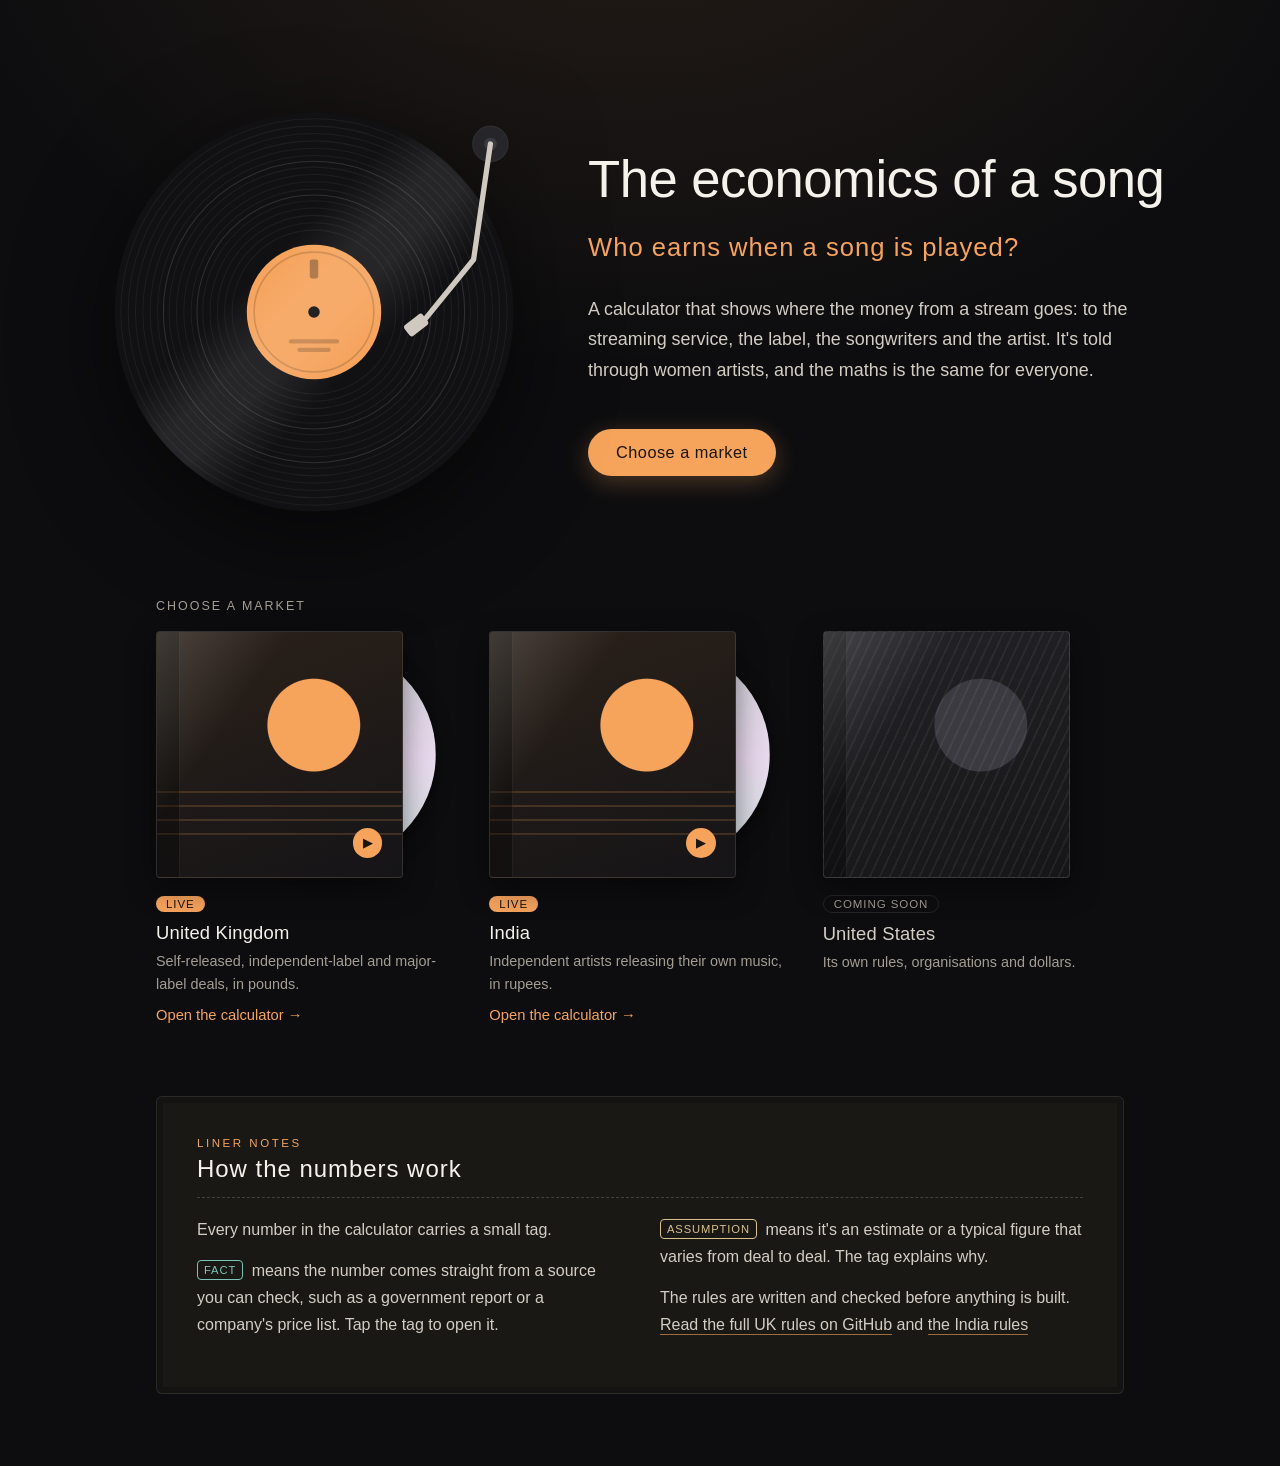
<file: index.html>
<!DOCTYPE html>
<html lang="en">
<head>
  <meta charset="utf-8">
  <meta name="viewport" content="width=device-width, initial-scale=1">
  <title>The economics of a song</title>
  <meta name="description" content="A calculator showing where the money from a stream goes, told through women artists.">
  <link rel="stylesheet" href="/assets/site.css">
</head>
<body class="home">
  <header class="hero home-hero">
    <!-- A vinyl record drawn in code: the disc and label turn; the shine and tonearm stay still -->
    <div class="turntable" aria-hidden="true">
      <svg viewBox="0 0 400 400" class="record">
        <defs>
          <linearGradient id="sheen" x1="0" y1="0" x2="1" y2="1">
            <stop offset="0" stop-color="#fff" stop-opacity="0"/>
            <stop offset="0.38" stop-color="#fff" stop-opacity="0"/>
            <stop offset="0.47" stop-color="#fff" stop-opacity="0.09"/>
            <stop offset="0.53" stop-color="#fff" stop-opacity="0.09"/>
            <stop offset="0.62" stop-color="#fff" stop-opacity="0"/>
            <stop offset="1" stop-color="#fff" stop-opacity="0"/>
          </linearGradient>
        </defs>
        <g class="record-spin">
          <circle cx="200" cy="200" r="190" fill="#111113"/>
          <g fill="none" stroke="#ffffff" stroke-opacity="0.055">
            <circle cx="200" cy="200" r="184"/><circle cx="200" cy="200" r="177"/><circle cx="200" cy="200" r="170"/>
            <circle cx="200" cy="200" r="163"/><circle cx="200" cy="200" r="156"/><circle cx="200" cy="200" r="149"/>
            <circle cx="200" cy="200" r="138"/><circle cx="200" cy="200" r="131"/><circle cx="200" cy="200" r="124"/>
            <circle cx="200" cy="200" r="117"/><circle cx="200" cy="200" r="106"/><circle cx="200" cy="200" r="99"/>
            <circle cx="200" cy="200" r="92"/><circle cx="200" cy="200" r="85"/><circle cx="200" cy="200" r="78"/>
          </g>
          <!-- Gaps between tracks -->
          <g fill="none" stroke="#ffffff" stroke-opacity="0.13">
            <circle cx="200" cy="200" r="143.5"/><circle cx="200" cy="200" r="111.5"/>
          </g>
          <!-- Plain label, no artwork or names -->
          <circle cx="200" cy="200" r="64" fill="#f6a35c"/>
          <circle cx="200" cy="200" r="57" fill="none" stroke="#1b1510" stroke-opacity="0.18" stroke-width="1.5"/>
          <rect x="196" y="150" width="8" height="18" rx="2" fill="#1b1510" fill-opacity="0.35"/>
          <rect x="176" y="226" width="48" height="4" rx="2" fill="#1b1510" fill-opacity="0.22"/>
          <rect x="184" y="234" width="32" height="4" rx="2" fill="#1b1510" fill-opacity="0.22"/>
          <circle cx="200" cy="200" r="5.5" fill="#0d0d0f"/>
        </g>
        <circle cx="200" cy="200" r="190" fill="url(#sheen)"/>
        <!-- Tonearm -->
        <g class="tonearm">
          <circle cx="368" cy="40" r="17" fill="#26262a" stroke="#ffffff" stroke-opacity="0.08"/>
          <circle cx="368" cy="40" r="6" fill="#3a3a40"/>
          <path d="M368 40 L 352 150 L 300 214" fill="none" stroke="#cfc9c0" stroke-width="5" stroke-linecap="round" stroke-linejoin="round"/>
          <rect x="286" y="206" width="22" height="13" rx="3" fill="#cfc9c0" transform="rotate(-38 297 212)"/>
        </g>
      </svg>
    </div>

    <div class="hero-text">
      <h1>The economics of a song</h1>
      <p class="subheading">Who earns when a song is played?</p>
      <p class="intro">A calculator that shows where the money from a stream goes: to the streaming service, the label, the songwriters and the artist. It's told through women artists, and the maths is the same for everyone.</p>
      <a class="btn" href="#markets-title">Choose a market</a>
    </div>
  </header>

  <main>
    <section class="section" aria-labelledby="markets-title">
      <h2 class="shelf-title" id="markets-title">Choose a market</h2>
      <div class="shelf">
        <a class="cd is-live" href="/uk/">
          <div class="cd-case" aria-hidden="true">
            <span class="cd-disc"></span>
            <span class="cd-front"><span class="cd-sticker">▶</span></span>
          </div>
          <div class="cd-info">
            <span class="status live">Live</span>
            <h3>United Kingdom</h3>
            <p>Self-released, independent-label and major-label deals, in pounds.</p>
            <span class="go">Open the calculator →</span>
          </div>
        </a>
        <a class="cd is-live" href="/india/">
          <div class="cd-case" aria-hidden="true">
            <span class="cd-disc"></span>
            <span class="cd-front"><span class="cd-sticker">▶</span></span>
          </div>
          <div class="cd-info">
            <span class="status live">Live</span>
            <h3>India</h3>
            <p>Independent artists releasing their own music, in rupees.</p>
            <span class="go">Open the calculator →</span>
          </div>
        </a>
        <div class="cd is-soon">
          <div class="cd-case" aria-hidden="true">
            <span class="cd-front"></span>
          </div>
          <div class="cd-info">
            <span class="status soon">Coming soon</span>
            <h3>United States</h3>
            <p>Its own rules, organisations and dollars.</p>
          </div>
        </div>
      </div>
    </section>

    <section class="section" aria-labelledby="how-title">
      <div class="liner">
        <p class="liner-kicker">Liner notes</p>
        <h2 id="how-title">How the numbers work</h2>
        <div class="liner-body">
          <p>Every number in the calculator carries a small tag.</p>
          <p><span class="tag fact">FACT</span> means the number comes straight from a source you can check, such as a government report or a company's price list. Tap the tag to open it.</p>
          <p><span class="tag assumption">ASSUMPTION</span> means it's an estimate or a typical figure that varies from deal to deal. The tag explains why.</p>
          <p>The rules are written and checked before anything is built. <a class="text-link" href="https://github.com/anvitim/royalty-calculator/blob/main/RULES-UK.md" target="_blank" rel="noopener">Read the full UK rules on GitHub</a> and <a class="text-link" href="https://github.com/anvitim/royalty-calculator/blob/main/RULES-INDIA.md" target="_blank" rel="noopener">the India rules</a></p>
        </div>
      </div>
    </section>
  </main>

  <script src="/assets/site.js"></script>
</body>
</html>
</file>
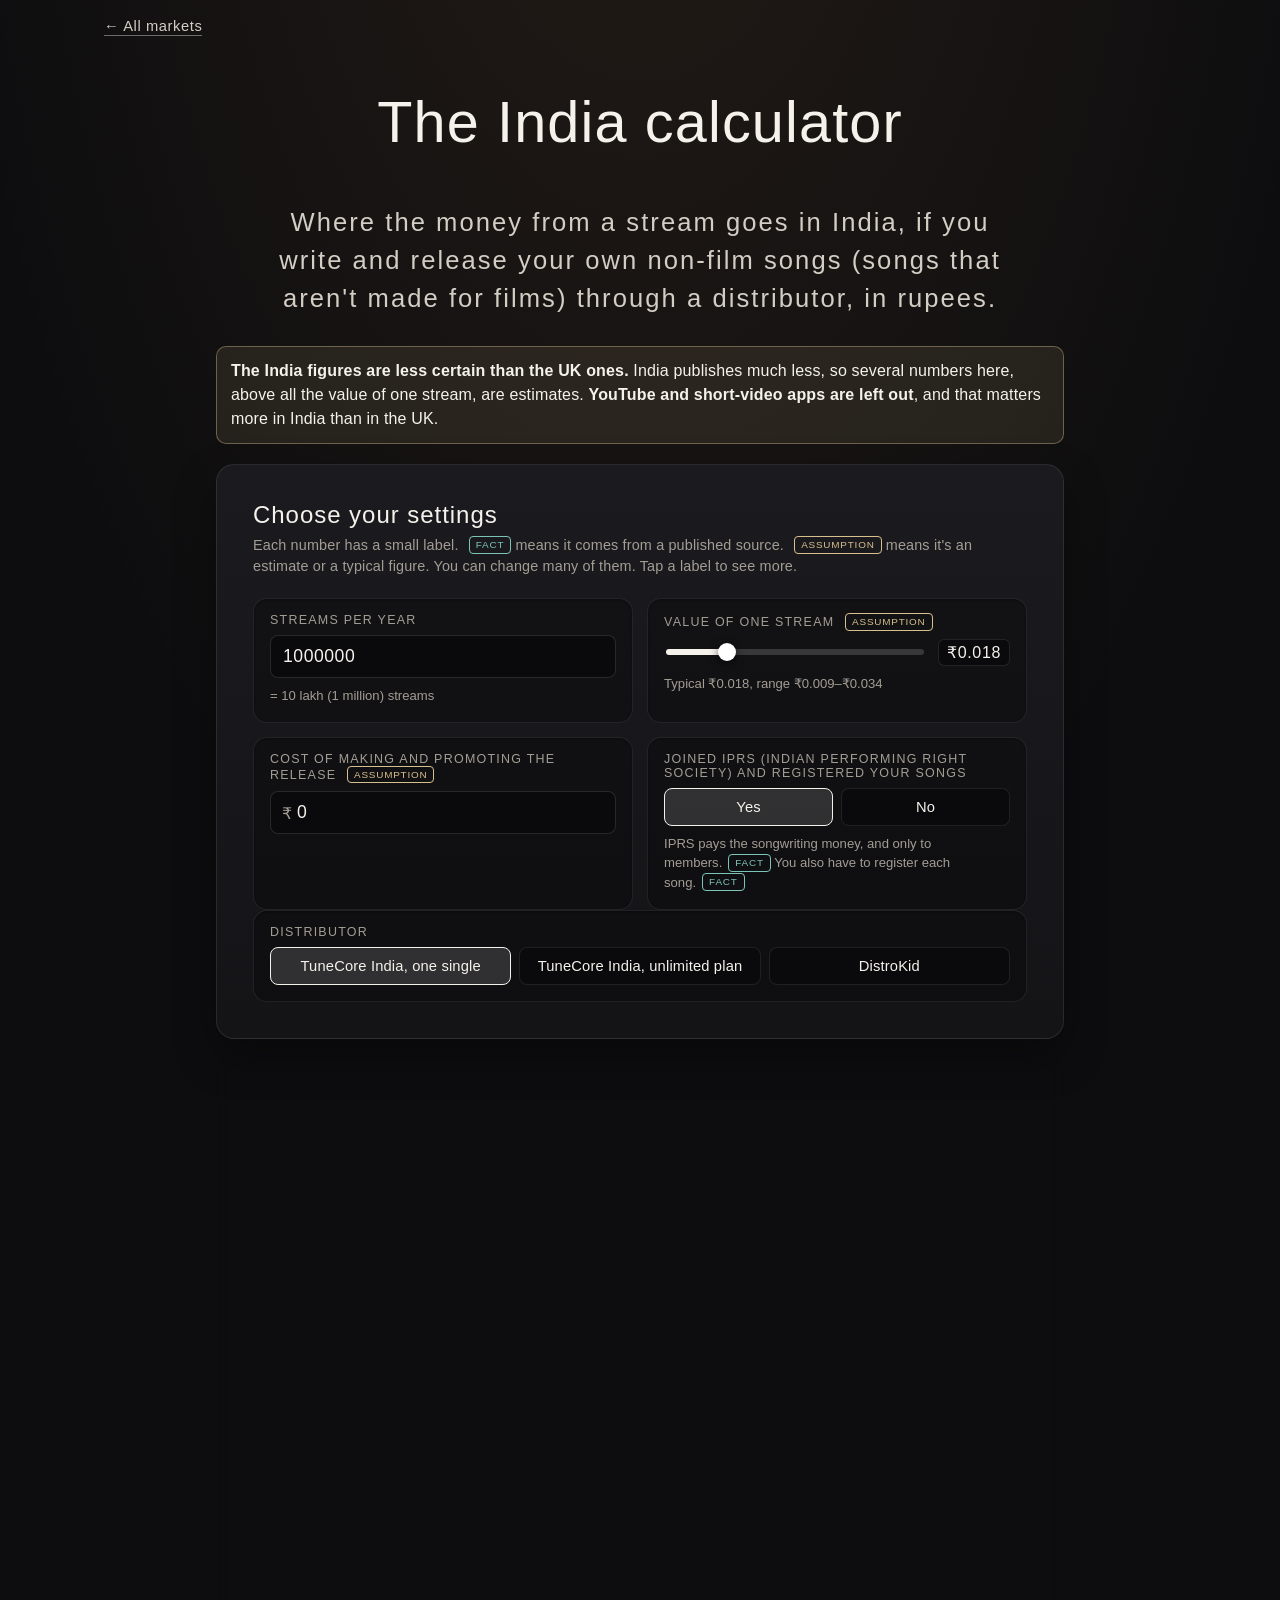
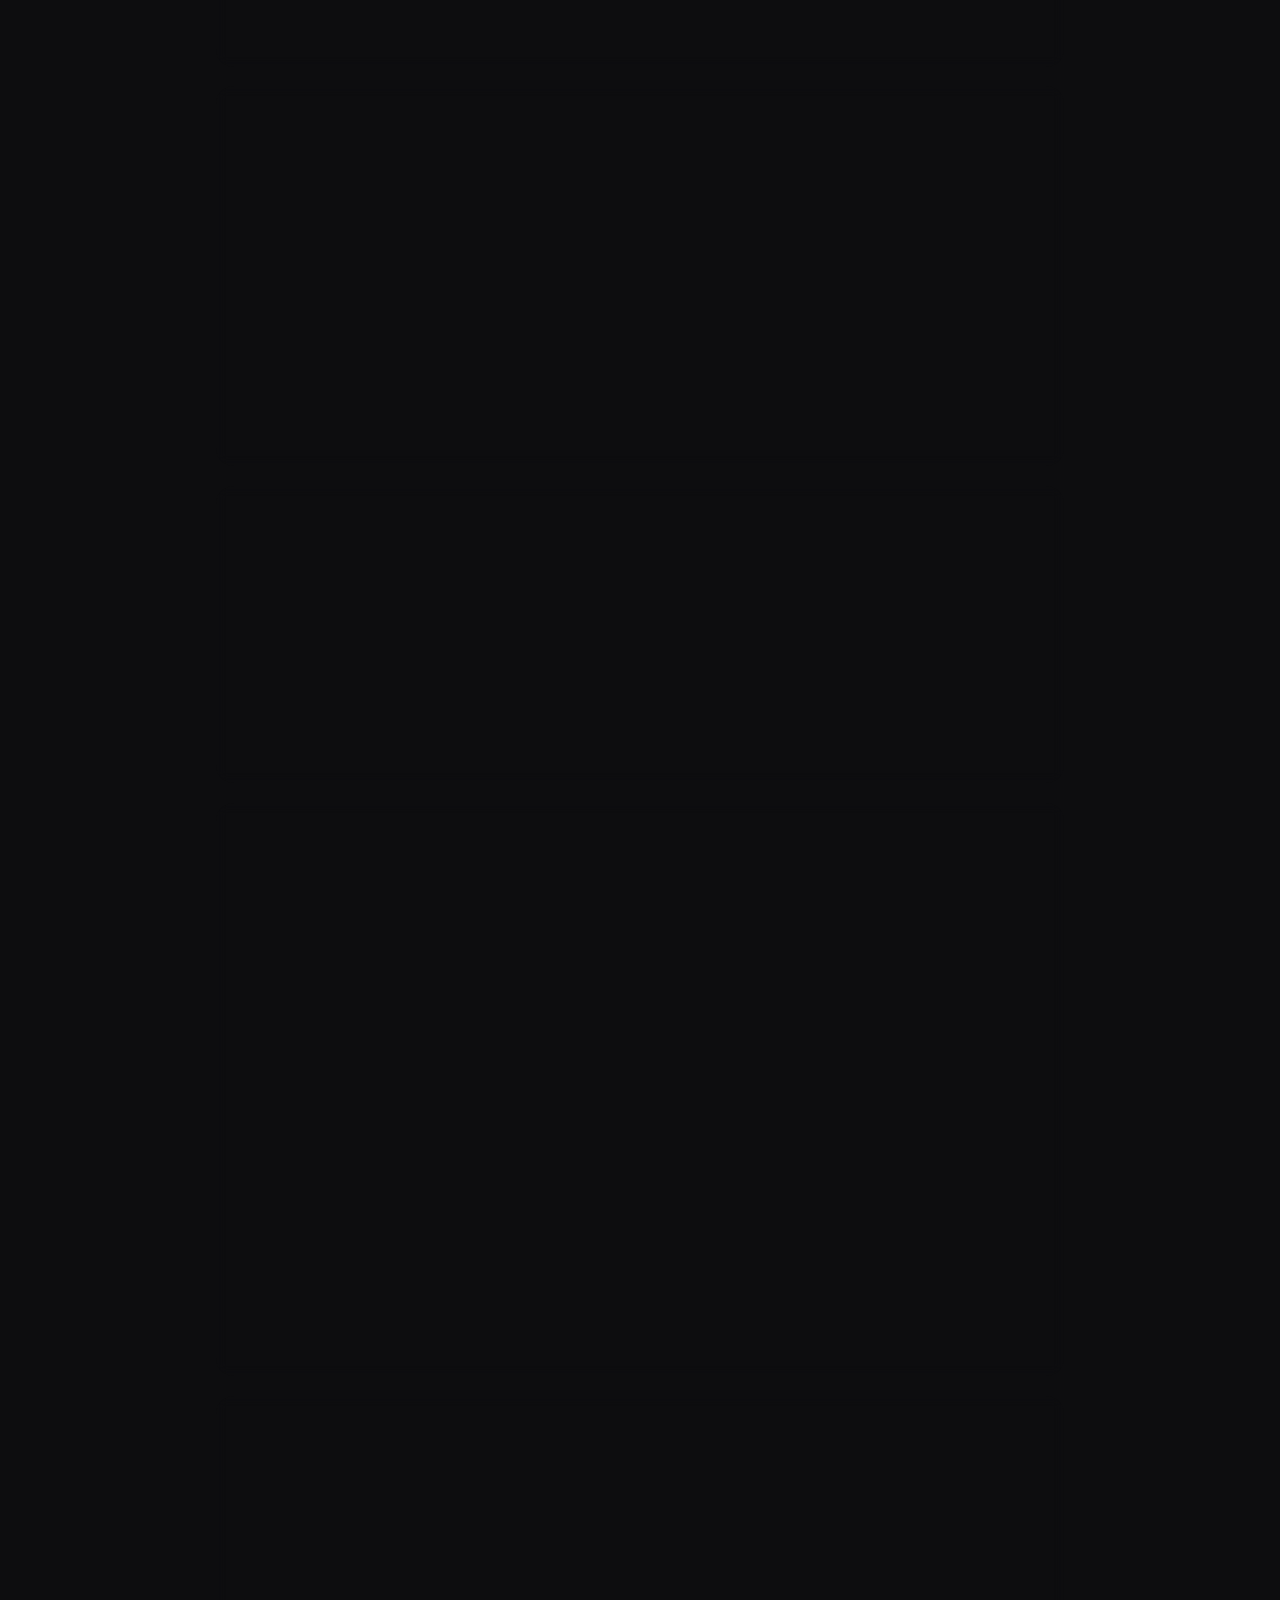
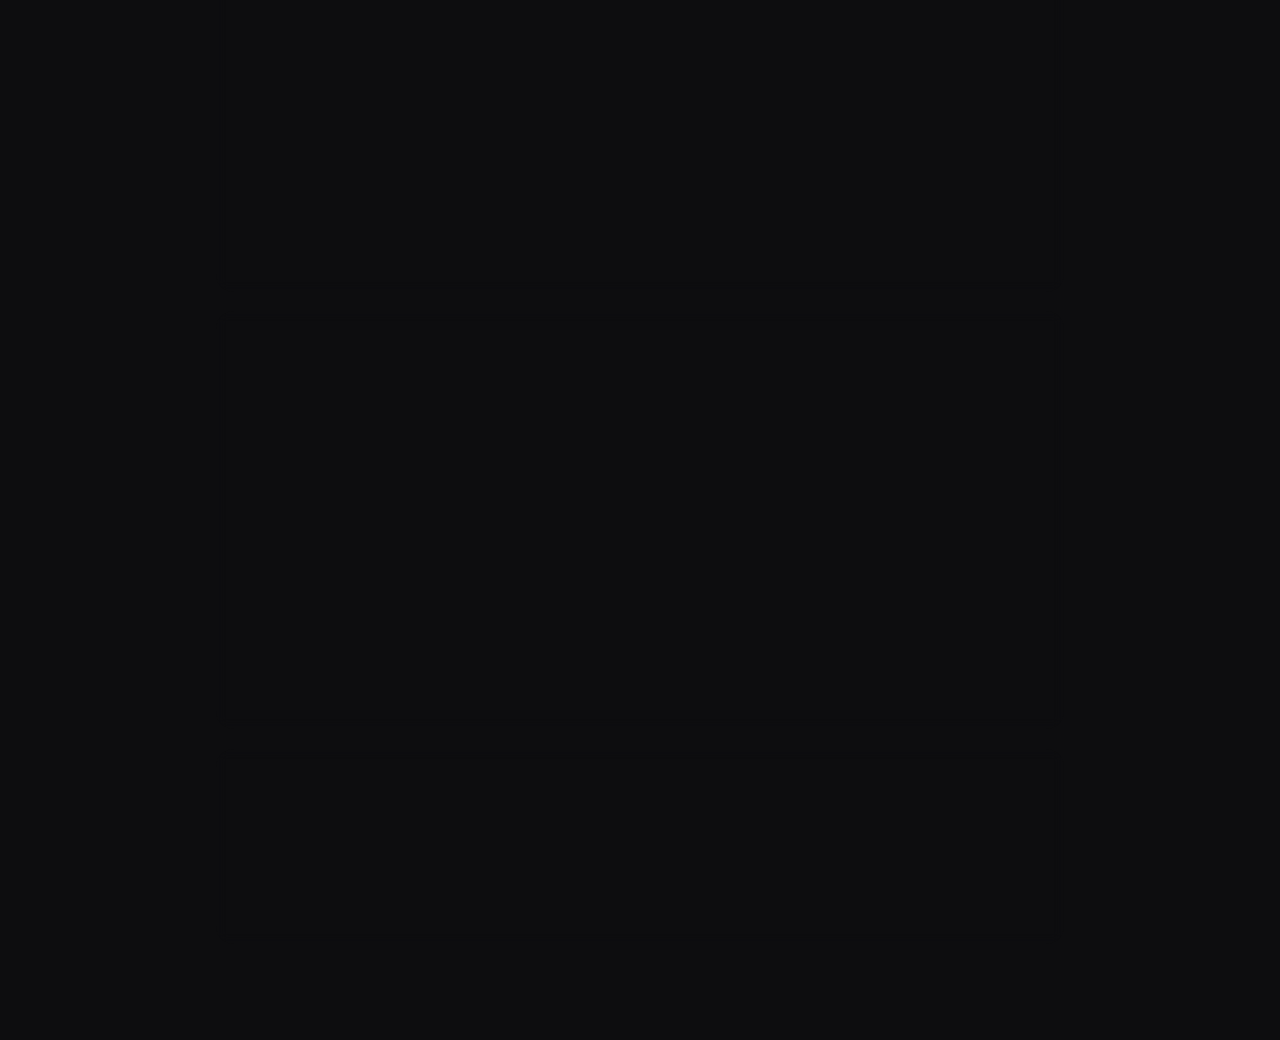
<file: india/index.html>
<!DOCTYPE html>
<html lang="en">
<head>
  <meta charset="utf-8">
  <meta name="viewport" content="width=device-width, initial-scale=1">
  <title>India calculator · The economics of a song</title>
  <meta name="description" content="Where the money from a stream goes if you write and release your own non-film songs in India, in rupees.">
  <link rel="stylesheet" href="/assets/site.css">
</head>
<body class="page-calc">
  <nav class="site-nav"><a href="/">← All markets</a></nav>

  <header class="hero compact page-head">
    <h1>The India calculator</h1>
    <p class="subheading">Where the money from a stream goes in India, if you write and release your own non-film songs (songs that aren't made for films) through a distributor, in rupees.</p>
  </header>

  <main class="calculator">
    <p class="message note case-banner">
      <strong>The India figures are less certain than the UK ones.</strong> India publishes much less, so several numbers here, above all the value of one stream, are estimates.
      <strong>YouTube and short-video apps are left out</strong>, and that matters more in India than in the UK.
    </p>

    <section class="card" aria-labelledby="inputs-title">
      <h2 id="inputs-title">Choose your settings</h2>
      <p class="hint">Each number has a small label. <span class="tag fact">FACT</span> means it comes from a published source. <span class="tag assumption">ASSUMPTION</span> means it's an estimate or a typical figure. You can change many of them. Tap a label to see more.</p>

      <div class="inputs two-up">
        <div class="field">
          <label for="in-streams">Streams per year</label>
          <input id="in-streams" type="number" inputmode="numeric" min="0" step="10000" value="1000000">
          <p class="field-help" id="in-streams-words"></p>
        </div>

        <div class="field">
          <label for="in-value">Value of one stream <span id="in-value-tag"></span></label>
          <div class="slider-row">
            <input id="in-value" type="range" min="0.005" max="0.065" step="0.001" value="0.018">
            <output id="in-value-out" class="slider-value" for="in-value">₹0.018</output>
          </div>
          <p class="field-help" id="in-value-range"></p>
        </div>

        <div class="field" id="in-costs-field">
          <label for="in-costs">Cost of making and promoting the release <span id="in-costs-tag"></span></label>
          <div class="money-input"><span class="currency-symbol">₹</span><input id="in-costs" type="number" inputmode="numeric" min="0" step="1000" value="0"></div>
        </div>

        <fieldset class="field">
          <legend>Joined IPRS (Indian Performing Right Society) and registered your songs</legend>
          <div class="choices" id="in-iprs-choices">
            <label class="choice"><input type="radio" name="in-iprs" value="yes" checked><span>Yes</span></label>
            <label class="choice"><input type="radio" name="in-iprs" value="no"><span>No</span></label>
          </div>
          <p class="field-help" id="in-iprs-help"></p>
        </fieldset>
      </div>

      <div class="inputs">
        <fieldset class="field wide">
          <legend>Distributor</legend>
          <div class="choices" id="in-distributor-choices"></div>
        </fieldset>
      </div>

      <p id="in-threshold-note" class="message note" hidden></p>
    </section>

    <section class="card" aria-labelledby="split-title">
      <h2 id="split-title">Where the money goes</h2>
      <p class="hint" id="in-gross-line"></p>
      <div class="bar" id="in-bar" role="img"></div>
      <p class="hint">The bar shows how every ₹1 is shared. The shares stay the same however many streams there are; the rupee amounts below it are what change.</p>
      <ul class="rows" id="in-rows" aria-live="polite"></ul>
    </section>

    <section class="card" aria-labelledby="fixed-title">
      <h2 id="fixed-title">Fixed costs</h2>
      <p class="hint">Paid however many streams there are.</p>
      <ul class="rows" id="in-fixed-rows"></ul>
    </section>

    <section class="card" aria-labelledby="result-title">
      <h2 id="result-title">What you keep</h2>
      <p class="hint" id="in-result-hint"></p>
      <div class="results" aria-live="polite">
        <div class="result" id="in-year1">
          <div class="label">Year 1</div>
          <div class="big" id="in-year1-amount"></div>
          <div class="sub" id="in-year1-sub"></div>
        </div>
        <div class="result" id="in-later">
          <div class="label">Each later year</div>
          <div class="big" id="in-later-amount"></div>
          <div class="sub" id="in-later-sub"></div>
        </div>
      </div>
      <p id="in-held-message" class="message note" hidden></p>
      <p id="in-loss-message" class="message loss" hidden></p>
    </section>

    <section class="card" aria-labelledby="compare-title">
      <h2 id="compare-title">With and without IPRS</h2>
      <p class="hint">Year 1, using the settings above. The only thing that changes is whether you've joined IPRS and registered your songs.</p>
      <table class="compare" id="in-compare"></table>
      <p class="footnote">An estimate for illustration, not financial advice. Not included: <span id="in-not-covered"></span>. Tap any tag to see its source.</p>
    </section>

    <section class="card" aria-labelledby="summary-title">
      <h2 id="summary-title">In summary</h2>
      <div id="in-summary-text" class="summary" aria-live="polite"></div>
      <p class="message note">These sentences describe the numbers above; they don't say what to do. The value of one stream is the least certain number on this page, so try the low and high ends of its range.</p>
    </section>

    <section class="card" aria-labelledby="persona-title">
      <p class="group-title" style="margin-top:0;padding-top:0;border-top:0">An illustration, not a real artist</p>
      <h2 id="persona-title">Vani</h2>
      <div id="in-persona" class="summary"></div>
      <button type="button" class="btn" id="in-load-vani">Load Vani's settings</button>
    </section>

    <section class="card rules-card" aria-labelledby="rules-title">
      <h2 id="rules-title">Where the numbers come from</h2>
      <p>Every figure on this page is written down, with its source, in the India rules. They were agreed before this page was built.</p>
      <a class="text-link" href="https://github.com/anvitim/royalty-calculator/blob/main/RULES-INDIA.md" target="_blank" rel="noopener">Read the full India rules on GitHub</a>
    </section>
  </main>

  <script src="/assets/site.js"></script>
  <script src="/markets/india.js"></script>
  <script src="/assets/calculator.js"></script>
  <script src="/assets/calculator-india.js"></script>
</body>
</html>
</file>
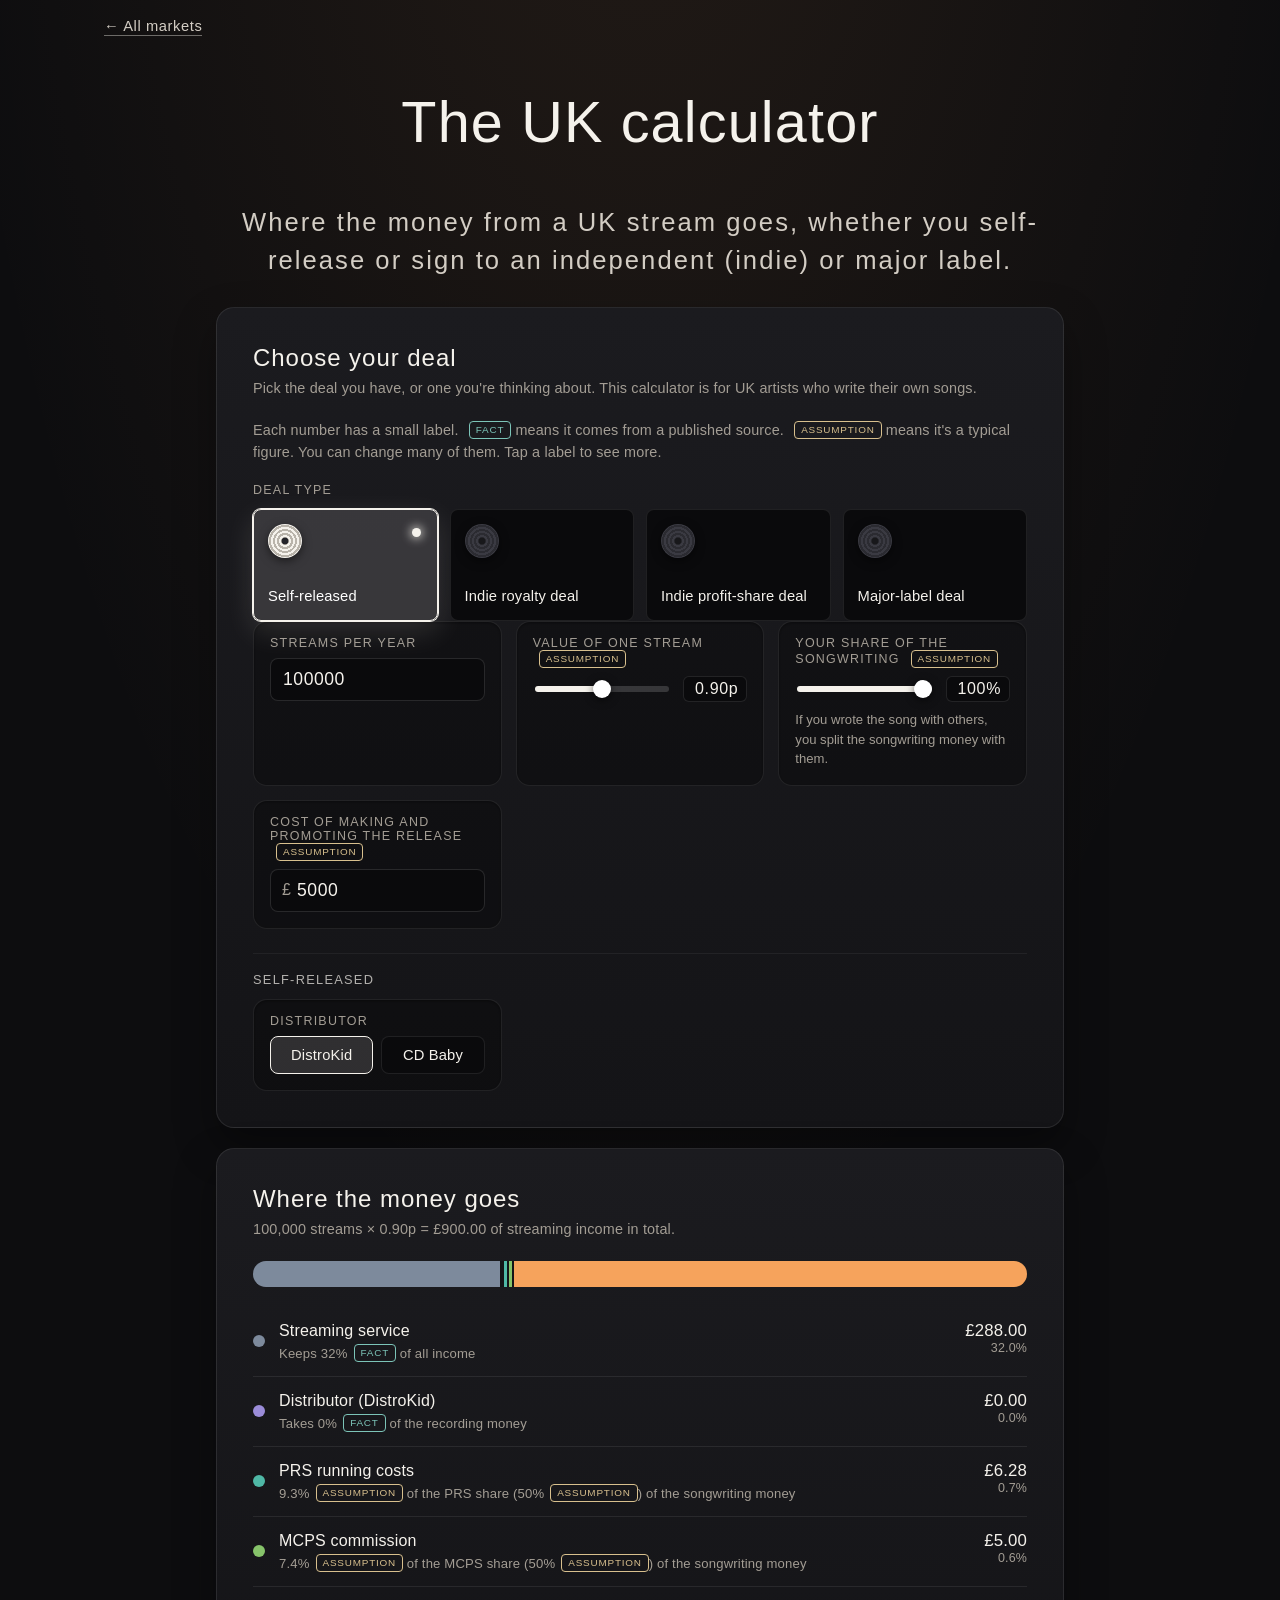
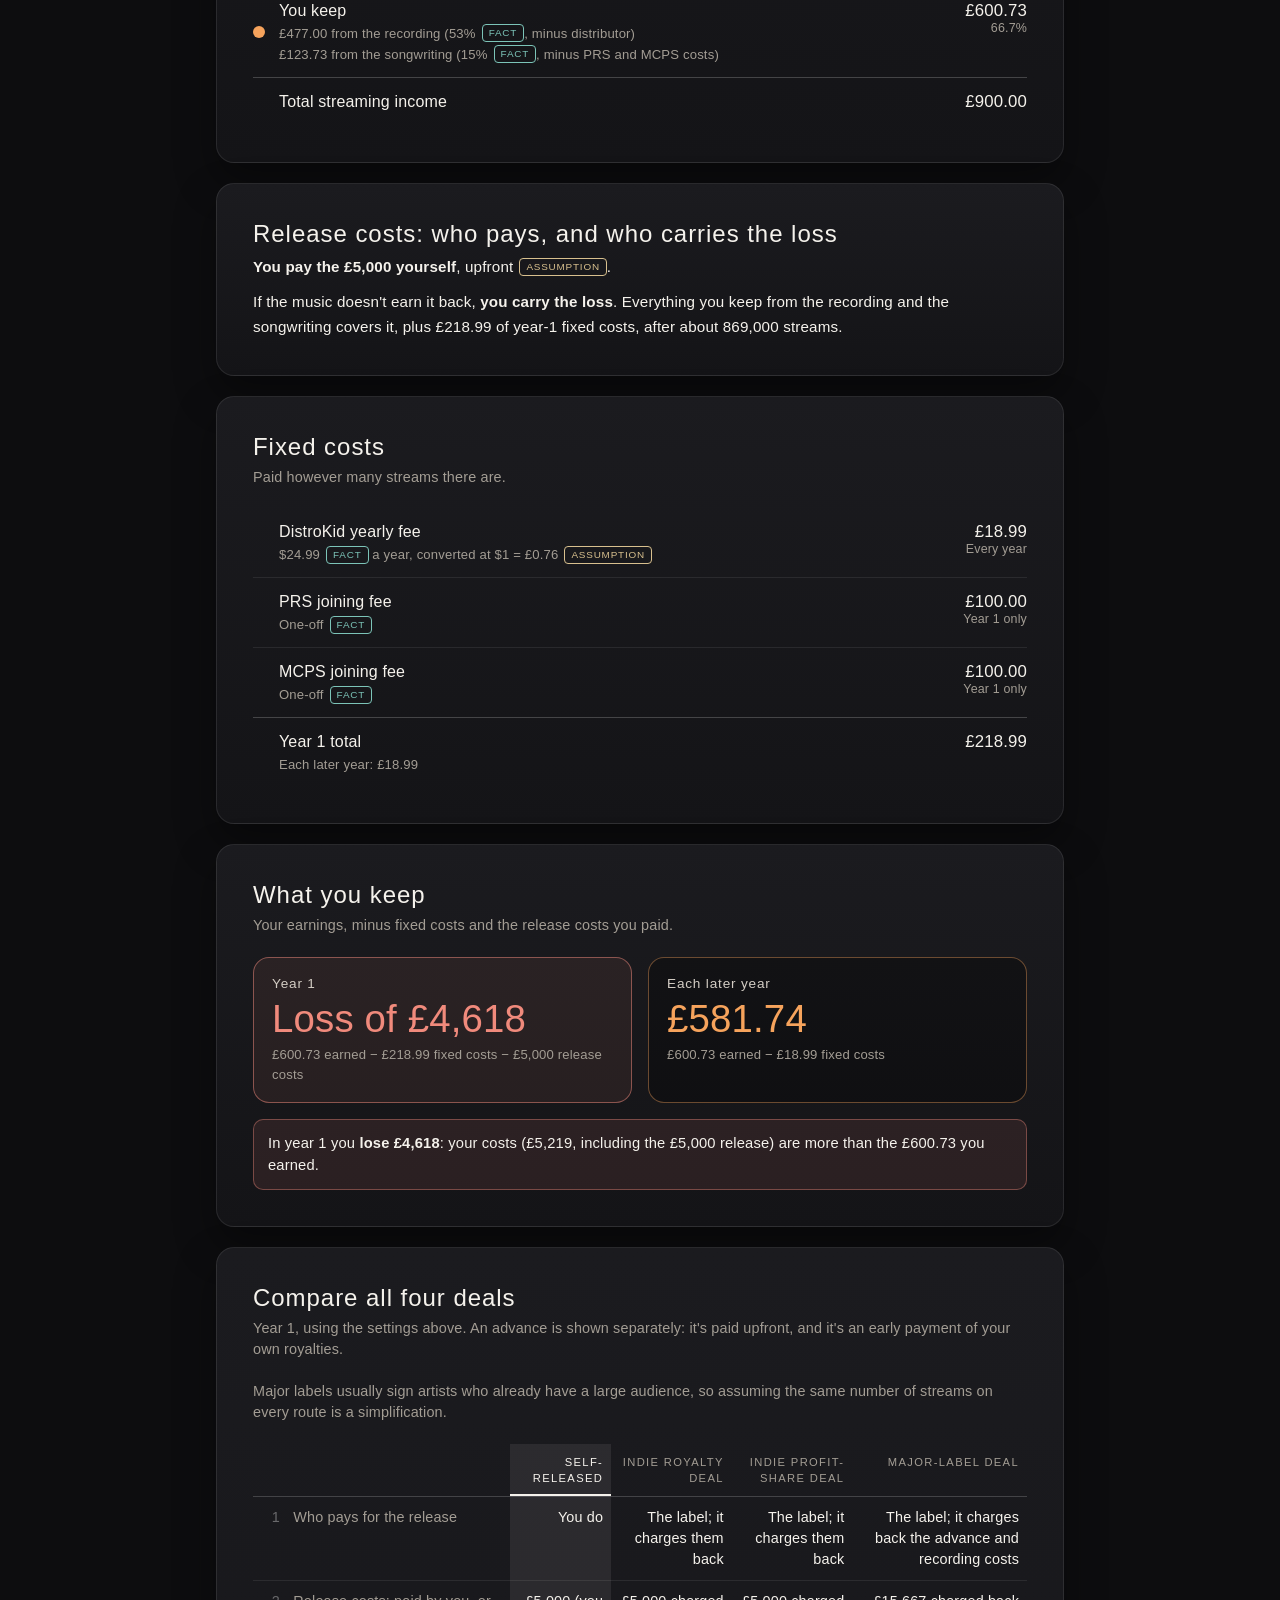
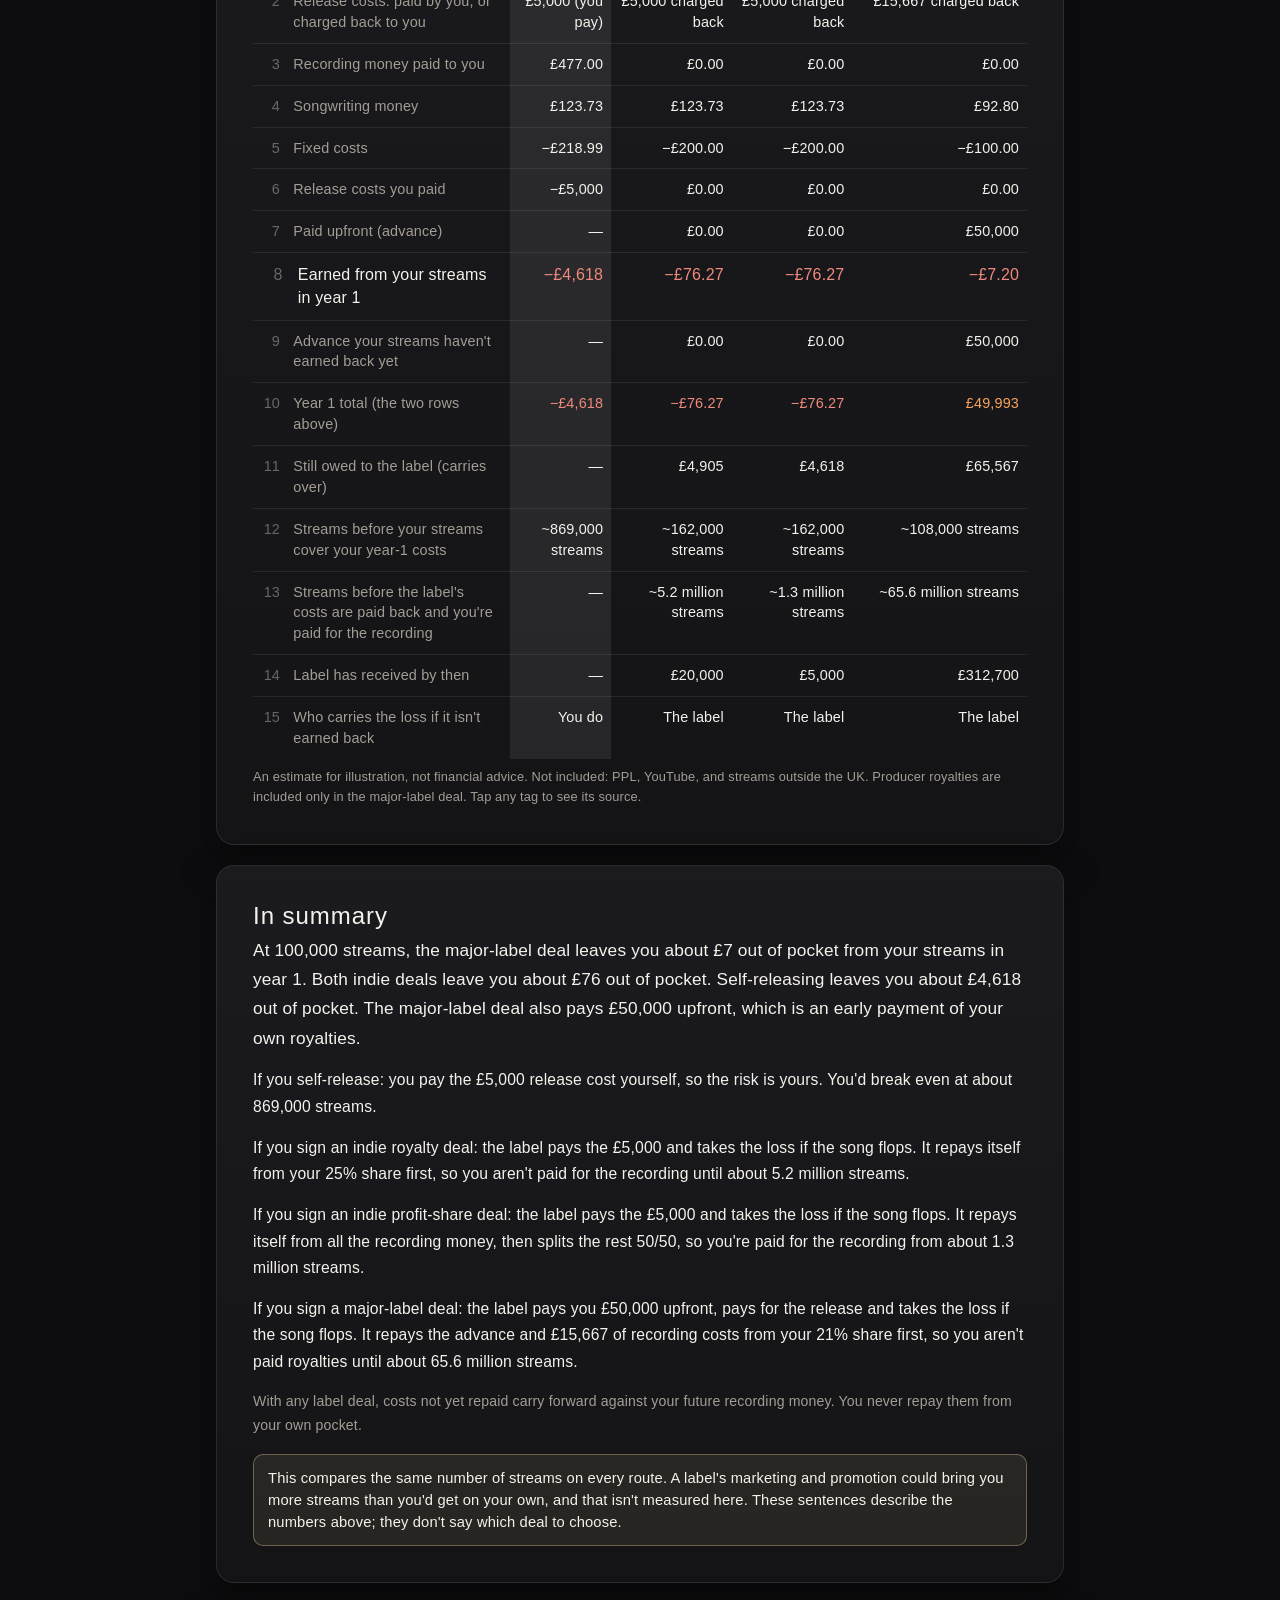
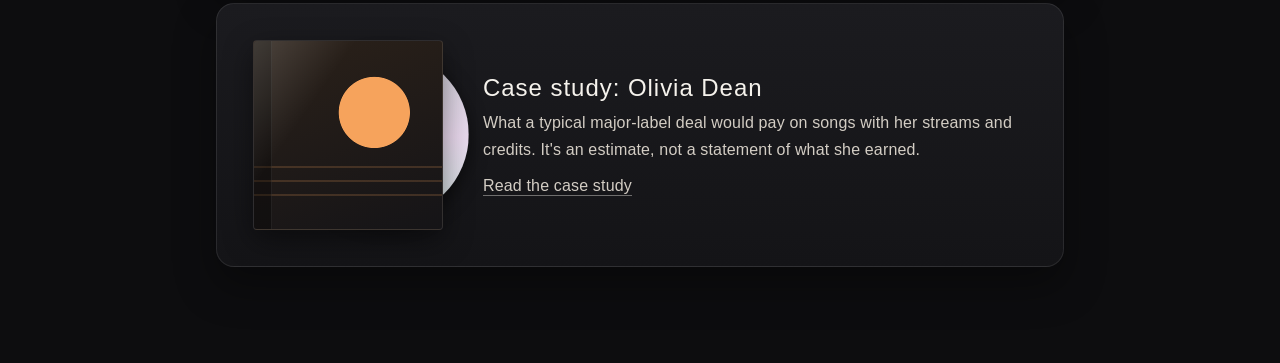
<file: uk/index.html>
<!DOCTYPE html>
<html lang="en">
<head>
  <meta charset="utf-8">
  <meta name="viewport" content="width=device-width, initial-scale=1">
  <title>UK calculator · The economics of a song</title>
  <meta name="description" content="Where the money from a UK stream goes, whether you self-release or sign to an independent or major label.">
  <link rel="stylesheet" href="/assets/site.css">
</head>
<body class="page-calc">
  <nav class="site-nav"><a href="/">← All markets</a></nav>

  <header class="hero compact page-head">
    <h1>The UK calculator</h1>
    <p class="subheading">Where the money from a UK stream goes, whether you self-release or sign to an independent (indie) or major label.</p>
  </header>

  <main class="calculator">
    <section class="card" aria-labelledby="inputs-title">
      <h2 id="inputs-title">Choose your deal</h2>
      <p class="hint">Pick the deal you have, or one you're thinking about. This calculator is for UK artists who write their own songs.</p>
      <p class="hint">Each number has a small label. <span class="tag fact">FACT</span> means it comes from a published source. <span class="tag assumption">ASSUMPTION</span> means it's a typical figure. You can change many of them. Tap a label to see more.</p>

      <fieldset class="field deal-choice">
        <legend>Deal type</legend>
        <div class="choices">
          <label class="choice"><input type="radio" name="deal" value="self" checked><span>Self-released</span></label>
          <label class="choice"><input type="radio" name="deal" value="royalty"><span>Indie royalty deal</span></label>
          <label class="choice"><input type="radio" name="deal" value="profit"><span>Indie profit-share deal</span></label>
          <label class="choice"><input type="radio" name="deal" value="major"><span>Major-label deal</span></label>
        </div>
      </fieldset>

      <div class="inputs">
        <div class="field">
          <label for="streams">Streams per year</label>
          <input id="streams" type="number" inputmode="numeric" min="0" step="1000" value="100000">
        </div>

        <div class="field">
          <label for="value">Value of one stream <span id="value-tag"></span></label>
          <div class="slider-row">
            <input id="value" type="range" min="0.3" max="1.5" step="0.05" value="0.9">
            <output id="value-out" class="slider-value" for="value">0.90p</output>
          </div>
        </div>

        <div class="field">
          <label for="coshare">Your share of the songwriting <span id="coshare-tag"></span></label>
          <div class="slider-row">
            <input id="coshare" type="range" min="5" max="100" step="1" value="100">
            <output id="coshare-out" class="slider-value" for="coshare">100%</output>
          </div>
          <p class="field-help">If you wrote the song with others, you split the songwriting money with them.</p>
        </div>

        <div class="field" id="costs-field">
          <label for="costs">Cost of making and promoting the release <span id="costs-tag"></span></label>
          <div class="money-input"><span class="currency-symbol">£</span><input id="costs" type="number" inputmode="numeric" min="0" step="500" value="5000"></div>
        </div>
      </div>

      <div id="self-inputs">
        <p class="group-title">Self-released</p>
        <div class="inputs">
          <fieldset class="field">
            <legend>Distributor</legend>
            <div class="choices" id="distributor-choices"></div>
          </fieldset>
        </div>
      </div>

      <div id="label-inputs" hidden>
        <p class="group-title">Indie label deal</p>
        <div class="inputs">
          <div class="field">
            <label for="labelfee">Label's distributor fee <span id="labelfee-tag"></span></label>
            <div class="slider-row">
              <input id="labelfee" type="range" min="0" max="40" step="1" value="20">
              <output id="labelfee-out" class="slider-value" for="labelfee">20%</output>
            </div>
          </div>

          <div class="field" id="royalty-field">
            <label for="royalty">Your royalty rate <span id="royalty-tag"></span></label>
            <div class="slider-row">
              <input id="royalty" type="range" min="5" max="50" step="1" value="25">
              <output id="royalty-out" class="slider-value" for="royalty">25%</output>
            </div>
          </div>

          <div class="field" id="split-field">
            <label for="split">Your share of the profit <span id="split-tag"></span></label>
            <div class="slider-row">
              <input id="split" type="range" min="10" max="90" step="1" value="50">
              <output id="split-out" class="slider-value" for="split">50%</output>
            </div>
          </div>

          <div class="field">
            <label for="advance">Cash advance <span id="advance-tag"></span></label>
            <div class="money-input"><span class="currency-symbol">£</span><input id="advance" type="number" inputmode="numeric" min="0" step="500" value="0"></div>
          </div>
        </div>
      </div>

      <div id="major-inputs" hidden>
        <p class="group-title">Major-label deal</p>
        <p class="field-help">The label pays to make and promote the release. It charges back your advance and the recording costs, and pays for marketing itself.</p>
        <div class="inputs">
          <div class="field">
            <label for="major-royalty">Your royalty rate <span id="major-royalty-tag"></span></label>
            <div class="slider-row">
              <input id="major-royalty" type="range" min="10" max="40" step="0.5" value="25">
              <output id="major-royalty-out" class="slider-value" for="major-royalty">25%</output>
            </div>
          </div>

          <div class="field">
            <label for="producer">Producer's share <span id="producer-tag"></span></label>
            <div class="slider-row">
              <input id="producer" type="range" min="0" max="8" step="0.5" value="4">
              <output id="producer-out" class="slider-value" for="producer">4%</output>
            </div>
          </div>

          <div class="field">
            <label for="writer-share">Songwriting money you keep after your publisher <span id="writer-share-tag"></span></label>
            <div class="slider-row">
              <input id="writer-share" type="range" min="50" max="100" step="1" value="75">
              <output id="writer-share-out" class="slider-value" for="writer-share">75%</output>
            </div>
          </div>

          <div class="field">
            <label for="major-advance">Cash advance <span id="major-advance-tag"></span></label>
            <div class="money-input"><span class="currency-symbol">£</span><input id="major-advance" type="number" inputmode="numeric" min="0" step="1000" value="50000"></div>
          </div>

          <div class="field">
            <label for="major-costs">Recording costs charged back <span id="major-costs-tag"></span></label>
            <div class="money-input"><span class="currency-symbol">£</span><input id="major-costs" type="number" inputmode="numeric" min="0" step="500" value="15667"></div>
          </div>
        </div>
      </div>

      <p id="threshold-note" class="message note" hidden></p>
    </section>

    <section class="card" aria-labelledby="split-title">
      <h2 id="split-title">Where the money goes</h2>
      <p class="hint" id="gross-line"></p>
      <div class="bar" id="bar" role="img"></div>
      <ul class="rows" id="rows" aria-live="polite"></ul>
    </section>

    <section class="card" aria-labelledby="who-title">
      <h2 id="who-title">Release costs: who pays, and who carries the loss</h2>
      <div id="who"></div>
    </section>

    <section class="card" aria-labelledby="fixed-title">
      <h2 id="fixed-title">Fixed costs</h2>
      <p class="hint">Paid however many streams there are.</p>
      <ul class="rows" id="fixed-rows"></ul>
    </section>

    <section class="card" aria-labelledby="result-title">
      <h2 id="result-title">What you keep</h2>
      <p class="hint" id="result-hint"></p>
      <div class="results" aria-live="polite">
        <div class="result" id="year1">
          <div class="label">Year 1</div>
          <div class="big" id="year1-amount"></div>
          <div class="sub" id="year1-sub"></div>
        </div>
        <div class="result" id="second">
          <div class="label" id="second-label"></div>
          <div class="big" id="second-amount"></div>
          <div class="sub" id="second-sub"></div>
        </div>
      </div>
      <p id="advance-message" class="message note" hidden></p>
      <p id="carry-message" class="message note" hidden></p>
      <p id="loss-message" class="message loss" hidden></p>
    </section>

    <section class="card" aria-labelledby="compare-title">
      <h2 id="compare-title">Compare all four deals</h2>
      <p class="hint">Year 1, using the settings above. An advance is shown separately: it's paid upfront, and it's an early payment of your own royalties.</p>
      <p class="hint">Major labels usually sign artists who already have a large audience, so assuming the same number of streams on every route is a simplification.</p>
      <table class="compare compare-wide" id="compare"></table>
      <table class="compare compare-narrow" id="compare-narrow"></table>
      <p class="footnote">An estimate for illustration, not financial advice. Not included: <span id="not-covered"></span>. Tap any tag to see its source.</p>
    </section>

    <section class="card" aria-labelledby="summary-title">
      <h2 id="summary-title">In summary</h2>
      <div id="summary-text" class="summary" aria-live="polite"></div>
      <p class="message note">This compares the same number of streams on every route. A label's marketing and promotion could bring you more streams than you'd get on your own, and that isn't measured here. These sentences describe the numbers above; they don't say which deal to choose.</p>
    </section>

    <section class="card case-card is-live" aria-labelledby="case-title">
      <div class="cd-case" aria-hidden="true">
        <span class="cd-disc"></span>
        <span class="cd-front"></span>
      </div>
      <div>
        <h2 id="case-title">Case study: Olivia Dean</h2>
        <p>What a typical major-label deal would pay on songs with her streams and credits. It's an estimate, not a statement of what she earned.</p>
        <a class="text-link" href="/uk/olivia-dean/">Read the case study</a>
      </div>
    </section>
  </main>

  <script src="/assets/site.js"></script>
  <script src="/markets/uk.js"></script>
  <script src="/assets/calculator.js"></script>
</body>
</html>
</file>
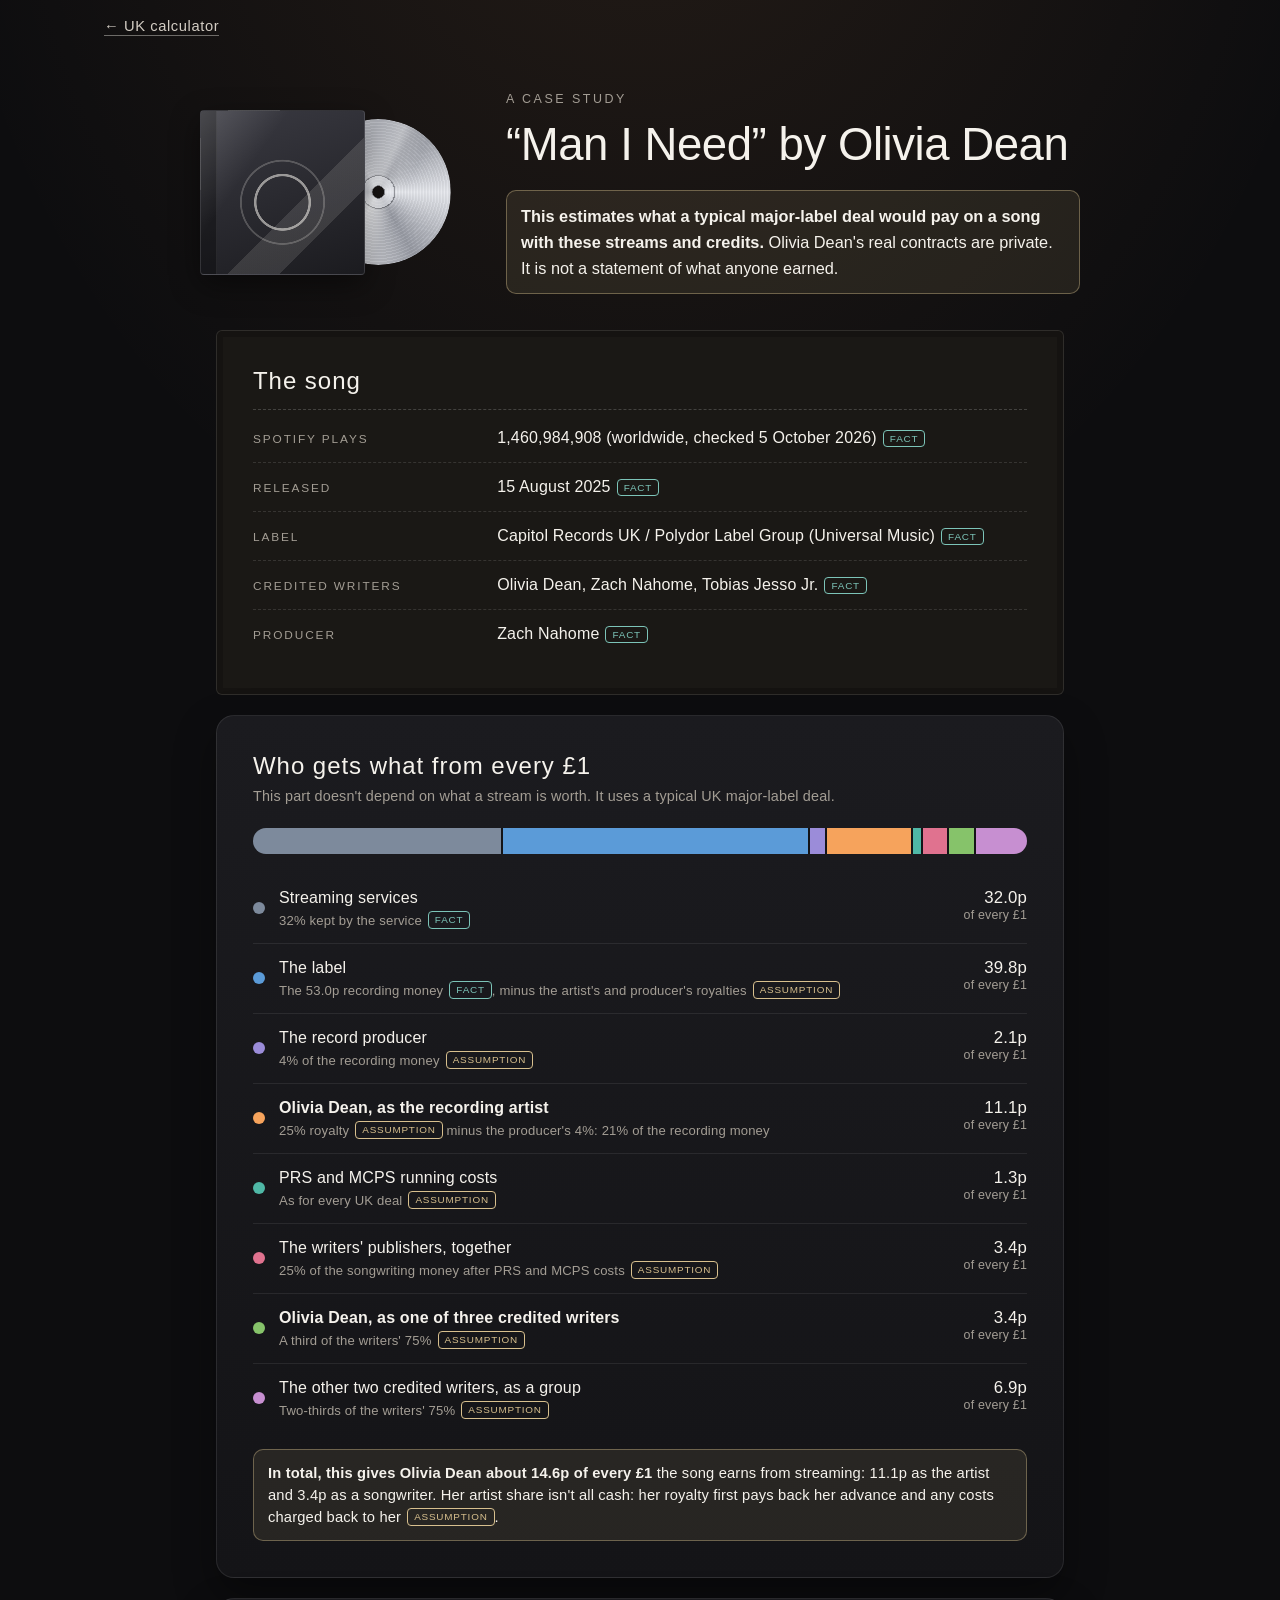
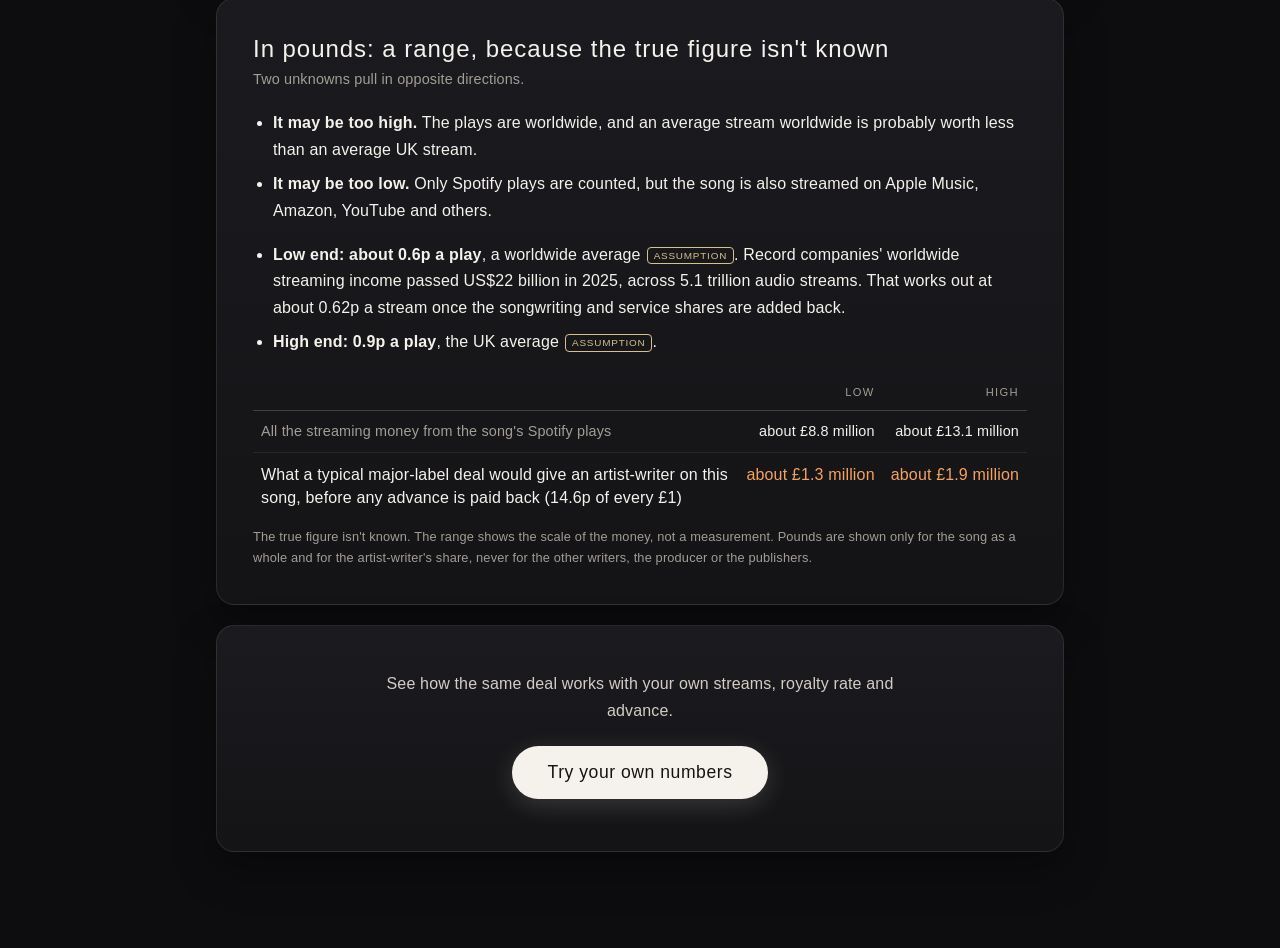
<file: uk/olivia-dean/index.html>
<!DOCTYPE html>
<html lang="en">
<head>
  <meta charset="utf-8">
  <meta name="viewport" content="width=device-width, initial-scale=1">
  <title>Olivia Dean case study · The economics of a song</title>
  <meta name="description" content="What a typical UK major-label deal would pay on a song with the streams and credits of Olivia Dean's “Man I Need”.">
  <link rel="stylesheet" href="/assets/site.css">
</head>
<body class="page-calc page-case">
  <nav class="site-nav"><a href="/uk/">← UK calculator</a></nav>

  <header class="hero single-hero page-head">
    <div class="cd-case generic-cd" aria-hidden="true">
      <span class="cd-disc"></span>
      <span class="cd-front"></span>
    </div>
    <div class="hero-text">
      <p class="subheading">A case study</p>
      <h1>“Man I Need” by Olivia Dean</h1>
      <p class="message note case-banner">
        <strong>This estimates what a typical major-label deal would pay on a song with these streams and credits.</strong>
        Olivia Dean's real contracts are private. It is not a statement of what anyone earned.
      </p>
    </div>
  </header>

  <main class="calculator">
    <section class="card liner-card" aria-labelledby="song-title">
      <h2 id="song-title">The song</h2>
      <ul class="rows" id="facts"></ul>
    </section>

    <section class="card" aria-labelledby="shares-title">
      <h2 id="shares-title">Who gets what from every £1</h2>
      <p class="hint">This part doesn't depend on what a stream is worth. It uses a typical UK major-label deal.</p>
      <div class="bar" id="bar" role="img"></div>
      <ul class="rows" id="shares"></ul>
      <p class="message note" id="her-total"></p>
    </section>

    <section class="card" aria-labelledby="range-title">
      <h2 id="range-title">In pounds: a range, because the true figure isn't known</h2>
      <p class="hint">Two unknowns pull in opposite directions.</p>
      <ul class="case-points">
        <li><strong>It may be too high.</strong> The plays are worldwide, and an average stream worldwide is probably worth less than an average UK stream.</li>
        <li><strong>It may be too low.</strong> Only Spotify plays are counted, but the song is also streamed on Apple Music, Amazon, YouTube and others.</li>
      </ul>
      <div id="range"></div>
      <p class="footnote">The true figure isn't known. The range shows the scale of the money, not a measurement. Pounds are shown only for the song as a whole and for the artist-writer's share, never for the other writers, the producer or the publishers.</p>
    </section>

    <section class="card placeholder play-card">
      <p>See how the same deal works with your own streams, royalty rate and advance.</p>
      <a class="btn" href="/uk/?deal=major">Try your own numbers</a>
    </section>
  </main>

  <script src="/assets/site.js"></script>
  <script src="/markets/uk.js"></script>
  <script>
    /* Case study: "Man I Need". The deal settings come from the UK rules block;
       the song's own facts are listed in CASE below, each with its label and source. */
    (function () {
      var RULES = window.MARKET.rules;
      var r = function (key) { return RULES[key].value; };

      var SPOTIFY = 'https://open.spotify.com/track/1qbmS6ep2hbBRaEZFpn7BX';
      var APPLE = 'https://music.apple.com/gb/song/man-i-need/1817609509';
      var CASE = {
        plays:    { value: 1460984908, label: 'FACT', note: 'Spotify plays, worldwide, since release. Checked 5 October 2026.', source: SPOTIFY },
        released: { label: 'FACT', note: 'Released 15 August 2025.', source: SPOTIFY },
        label:    { label: 'FACT', note: 'A Capitol Records UK / Polydor Label Group release (Universal Music).', source: SPOTIFY },
        writers:  { value: 3, label: 'FACT', note: 'Credited songwriters on Apple Music: Olivia Dean, Zach Nahome, Tobias Jesso Jr.', source: APPLE },
        producer: { label: 'FACT', note: 'Credited producer on Apple Music: Zach Nahome.', source: APPLE },
        equalSplit: { label: 'ASSUMPTION', note: 'The three writers share the songwriting money equally. The real shares aren\'t public.' },
        ukRules:  { label: 'ASSUMPTION', note: 'The money is divided as it would be in the UK (32% service, 53% recording, 15% songwriting), applied here to worldwide plays.' },
        advanceNotShown: { label: 'ASSUMPTION', note: 'Paying back an advance is settled across a whole contract, not song by song, so it isn\'t shown here.' }
      };

      function tag(rule) {
        var cls = rule.label === 'FACT' ? 'fact' : 'assumption';
        var title = (rule.label + ': ' + rule.note).replace(/"/g, '&quot;');
        return rule.source
          ? '<a class="tag ' + cls + '" href="' + rule.source + '" target="_blank" rel="noopener" title="' + title + '">' + rule.label + '</a>'
          : '<span class="tag ' + cls + '" tabindex="0" title="' + title + '">' + rule.label + '</span>';
      }
      var t = function (key) { return tag(RULES[key]); };
      var c = function (key) { return tag(CASE[key]); };
      var pence = function (x) { return (x * 100).toFixed(1) + 'p'; };
      var pct = function (x) { return +(x * 100).toFixed(1) + '%'; };
      var millions = function (x) { return '£' + (x / 1e6).toFixed(1) + ' million'; };

      // The song's facts
      var facts = [
        ['Spotify plays', CASE.plays.value.toLocaleString('en-GB') + ' (worldwide, checked 5 October 2026)' + c('plays')],
        ['Released', '15 August 2025' + c('released')],
        ['Label', 'Capitol Records UK / Polydor Label Group (Universal Music)' + c('label')],
        ['Credited writers', 'Olivia Dean, Zach Nahome, Tobias Jesso Jr.' + c('writers')],
        ['Producer', 'Zach Nahome' + c('producer')]
      ];
      document.getElementById('facts').innerHTML = facts.map(function (f) {
        return '<li class="fact-row"><span class="row-label">' + f[0] + '</span><span class="fact-value">' + f[1] + '</span></li>';
      }).join('');

      // Shares of every £1, from a typical major-label deal (UK rules, section 6)
      var recording = r('recordingShare');
      var songwriting = r('songwritingShare');
      var societyCosts = songwriting * (r('prsHalf') * r('prsCost') + (1 - r('prsHalf')) * r('mcpsCost'));
      var afterSocieties = songwriting - societyCosts;
      var writersKeep = afterSocieties * r('writerShareAfterPublisher');
      var artistRate = r('majorRoyaltyRate') - r('producerShare');
      var herArtist = recording * artistRate;
      var herWriter = writersKeep / CASE.writers.value;

      var shares = [
        { name: 'Streaming services', value: r('serviceShare'), color: 'var(--c-service)', detail: pct(r('serviceShare')) + ' kept by the service' + t('serviceShare') },
        { name: 'The label', value: recording - herArtist - recording * r('producerShare'), color: 'var(--c-label)',
          detail: 'The ' + pence(recording) + ' recording money' + t('recordingShare') + ', minus the artist\'s and producer\'s royalties' + c('ukRules') },
        { name: 'The record producer', value: recording * r('producerShare'), color: 'var(--c-distributor)',
          detail: pct(r('producerShare')) + ' of the recording money' + t('producerShare') },
        { name: 'Olivia Dean, as the recording artist', value: herArtist, color: 'var(--c-artist)', strong: true,
          detail: pct(r('majorRoyaltyRate')) + ' royalty' + t('majorRoyaltyRate') + ' minus the producer\'s ' + pct(r('producerShare')) + ': ' + pct(artistRate) + ' of the recording money' },
        { name: 'PRS and MCPS running costs', value: societyCosts, color: 'var(--c-prs)', detail: 'As for every UK deal' + '<span class="tag assumption" tabindex="0" title="' + ('ASSUMPTION: ' + RULES.prsCost.note + ' ' + RULES.mcpsCost.note).replace(/"/g, '&quot;') + '">ASSUMPTION</span>' },
        { name: 'The writers\' publishers, together', value: afterSocieties - writersKeep, color: 'var(--c-publisher)',
          detail: pct(1 - r('writerShareAfterPublisher')) + ' of the songwriting money after PRS and MCPS costs' + t('writerShareAfterPublisher') },
        { name: 'Olivia Dean, as one of three credited writers', value: herWriter, color: 'var(--c-mcps)', strong: true,
          detail: 'A third of the writers\' ' + pct(r('writerShareAfterPublisher')) + c('equalSplit') },
        { name: 'The other two credited writers, as a group', value: writersKeep - herWriter, color: 'var(--c-cowriters)',
          detail: 'Two-thirds of the writers\' ' + pct(r('writerShareAfterPublisher')) + c('equalSplit') }
      ];

      document.getElementById('bar').innerHTML = shares.map(function (s) {
        return '<div style="width:' + (s.value * 100) + '%;background:' + s.color + '" title="' + s.name + ': ' + pence(s.value) + '"></div>';
      }).join('');
      document.getElementById('bar').setAttribute('aria-label', shares.map(function (s) { return s.name + ' ' + pence(s.value); }).join(', '));
      document.getElementById('shares').innerHTML = shares.map(function (s) {
        return '<li><span class="swatch" style="background:' + s.color + '"></span>' +
          '<span class="row-label">' + (s.strong ? '<strong>' + s.name + '</strong>' : s.name) + '<span class="row-detail">' + s.detail + '</span></span>' +
          '<span class="amount">' + pence(s.value) + '<span class="share">of every £1</span></span></li>';
      }).join('');

      var herTotal = herArtist + herWriter;
      document.getElementById('her-total').innerHTML =
        '<strong>In total, this gives Olivia Dean about ' + pence(herTotal) + ' of every £1</strong> the song earns from streaming: ' +
        pence(herArtist) + ' as the artist and ' + pence(herWriter) + ' as a songwriter. Her artist share isn\'t all cash: her royalty first pays back her advance and any costs charged back to her' + c('advanceNotShown') + '.';

      // Pounds as a range: worldwide average (low) to UK average (high)
      var low = r('worldStreamValue') / 100, high = r('streamValueDefault') / 100;
      var plays = CASE.plays.value;
      document.getElementById('range').innerHTML =
        '<ul class="case-points">' +
          '<li><strong>Low end: about ' + r('worldStreamValue').toFixed(1) + 'p a play</strong>, a worldwide average' + t('worldStreamValue') +
          '. Record companies\' worldwide streaming income passed US$22 billion in 2025, across 5.1 trillion audio streams. That works out at about 0.62p a stream once the songwriting and service shares are added back.</li>' +
          '<li><strong>High end: ' + r('streamValueDefault').toFixed(1) + 'p a play</strong>, the UK average' + t('streamValueDefault') + '.</li>' +
        '</ul>' +
        '<table class="compare range-table"><thead><tr><th scope="col"></th><th scope="col">Low</th><th scope="col">High</th></tr></thead><tbody>' +
          '<tr><th scope="row">All the streaming money from the song\'s Spotify plays</th><td>about ' + millions(plays * low) + '</td><td>about ' + millions(plays * high) + '</td></tr>' +
          '<tr class="key"><th scope="row">What a typical major-label deal would give an artist-writer on this song, before any advance is paid back (' + pence(herTotal) + ' of every £1)</th>' +
          '<td>about ' + millions(plays * low * herTotal) + '</td><td>about ' + millions(plays * high * herTotal) + '</td></tr>' +
        '</tbody></table>';
    })();
  </script>
</body>
</html>
</file>
<file: assets/site.css>
/* Shared styles for every page of the site */
:root {
  --bg: #0d0d0f;
  --bg-raised: #17171a;
  --headline: #f5f2ec;
  --subheading: #d3cdc4;
  --accent: #f6a35c;
  --accent-hover: #f8b67a;
  --accent-ink: #1b1510;
  --muted: #a39d94;
  --card: #17171a;
  --card-border: rgba(255, 255, 255, 0.09);
  --line: rgba(255, 255, 255, 0.08);
  --fact: #7cc4b8;
  --assumption: #d8c08e;
  --loss: #f08a7c;
  --gain: #f6a35c;

  /* Breakdown colours: apricot is only ever the artist's own money */
  --c-service: #7d8a9c;
  --c-distributor: #9b8cd9;
  --c-prs: #4fb8a6;
  --c-mcps: #86c36a;
  --c-artist: #f6a35c;
  --c-label: #5b9bd8;
  --c-cowriters: #c78fd1;
  --c-publisher: #e0728f;
}

* { box-sizing: border-box; }

body {
  margin: 0;
  min-height: 100vh;
  min-height: 100dvh;
  background: radial-gradient(ellipse 80% 50% at 50% -10%, rgba(246, 163, 92, 0.10), rgba(246, 163, 92, 0) 70%) no-repeat, var(--bg);
  color: var(--headline);
  font-family: "Helvetica Neue", -apple-system, BlinkMacSystemFont, "Segoe UI", Roboto, Arial, sans-serif;
  -webkit-font-smoothing: antialiased;
}

.hero {
  position: relative;
  z-index: 2;
  width: 100%;
  max-width: 1200px;
  margin: 0 auto;
  min-height: 62vh;
  min-height: 62dvh;
  display: flex;
  flex-direction: column;
  justify-content: center;
  align-items: center;
  padding: clamp(40px, 8vw, 120px) clamp(16px, 5vw, 80px) clamp(24px, 4vw, 48px);
  text-align: center;
}

h1 {
  margin: 0;
  white-space: nowrap;
  max-width: none;
  font-size: min(8vw, 4.9rem);
  font-weight: 300;
  line-height: 1.12;
  letter-spacing: 0.02em;
}

.subheading {
  margin: clamp(24px, 4vw, 48px) 0 0;
  font-size: clamp(0.8rem, 2.4vw, 1.6rem);
  font-weight: 300;
  line-height: 1.5;
  letter-spacing: 0.08em;
  color: var(--subheading);
  text-wrap: balance;
}

/* ---------- Calculator ---------- */
.calculator {
  position: relative;
  z-index: 2;
  max-width: 880px;
  margin: 0 auto clamp(48px, 8vw, 96px);
  padding: 0 16px;
  font-weight: 300;
  letter-spacing: 0.01em;
}

.card {
  background: var(--card);
  border: 1px solid var(--card-border);
  border-radius: 18px;
  padding: clamp(20px, 4vw, 36px);
  margin-bottom: 20px;
  -webkit-backdrop-filter: blur(6px);
          backdrop-filter: blur(6px);
}

h2 {
  margin: 0 0 6px;
  font-size: clamp(1.15rem, 2.4vw, 1.5rem);
  font-weight: 300;
  letter-spacing: 0.04em;
}

.hint {
  margin: 0 0 20px;
  color: var(--muted);
  font-size: 0.9rem;
  line-height: 1.5;
}

/* Inputs */
.inputs {
  display: grid;
  grid-template-columns: repeat(3, 1fr);
  gap: 20px;
}

.field label, .field legend {
  display: block;
  margin-bottom: 8px;
  font-size: 0.85rem;
  letter-spacing: 0.06em;
  color: var(--subheading);
  padding: 0;
}

fieldset.field { border: 0; margin: 0; padding: 0; min-width: 0; }

input[type="number"] {
  width: 100%;
  padding: 10px 12px;
  font: inherit;
  font-size: 1.1rem;
  color: var(--headline);
  background: rgba(255, 255, 255, 0.05);
  border: 1px solid var(--card-border);
  border-radius: 10px;
}

input[type="number"]:focus, input[type="range"]:focus-visible, .choice input:focus-visible + span {
  outline: 2px solid var(--accent);
  outline-offset: 2px;
}

.slider-row { display: flex; align-items: center; gap: 12px; }

input[type="range"] {
  flex: 1;
  min-width: 0;
  accent-color: var(--c-artist);
}

.slider-value {
  min-width: 3.4em;
  font-size: 1.1rem;
  text-align: right;
  font-variant-numeric: tabular-nums;
}

.choices { display: flex; gap: 8px; }

.choice { flex: 1; cursor: pointer; }

.choice input { position: absolute; opacity: 0; pointer-events: none; }

.choice span {
  display: block;
  padding: 10px 8px;
  text-align: center;
  border: 1px solid var(--card-border);
  border-radius: 10px;
  background: rgba(255, 255, 255, 0.04);
  transition: background 0.2s, border-color 0.2s;
}

.choice input:checked + span {
  background: rgba(246, 163, 92, 0.16);
  border-color: var(--accent);
}

/* Tags */
.tag {
  display: inline-block;
  margin-left: 6px;
  padding: 1px 6px 0;
  font-size: 0.62rem;
  font-weight: 500;
  letter-spacing: 0.08em;
  line-height: 1.5;
  border-radius: 4px;
  border: 1px solid currentColor;
  vertical-align: 0.15em;
  text-decoration: none;
  white-space: nowrap;
  cursor: help;
}

.tag { position: relative; }
/* Invisible larger tap area; the tag's look is unchanged */
.tag::after { content: ""; position: absolute; inset: -12px -8px; }
.tag.fact { color: var(--fact); }
.tag.assumption { color: var(--assumption); }
a.tag:hover { background: rgba(255, 255, 255, 0.08); }

/* Breakdown bar */
.bar {
  display: flex;
  height: 22px;
  border-radius: 11px;
  overflow: hidden;
  background: rgba(255, 255, 255, 0.06);
  margin: 4px 0 20px;
}

.bar div { height: 100%; transition: width 0.35s ease; }

/* Rows */
.rows { list-style: none; margin: 0; padding: 0; }

.rows li {
  display: grid;
  grid-template-columns: 14px 1fr auto;
  gap: 4px 12px;
  align-items: baseline;
  padding: 12px 0;
  border-top: 1px solid var(--line);
}

.rows li:first-child { border-top: 0; }

.swatch {
  width: 12px;
  height: 12px;
  border-radius: 3px;
  align-self: center;
}

.row-label { line-height: 1.5; }

.row-detail {
  display: block;
  font-size: 0.82rem;
  color: var(--muted);
  line-height: 1.6;
}

.amount {
  text-align: right;
  font-size: 1.05rem;
  font-variant-numeric: tabular-nums;
  white-space: nowrap;
}

.share {
  display: block;
  font-size: 0.78rem;
  color: var(--muted);
}

.rows li.total { border-top: 1px solid var(--card-border); }
.rows li.total .amount { font-weight: 400; }

/* Results */
.results {
  display: grid;
  grid-template-columns: 1fr 1fr;
  gap: 16px;
}

.result {
  padding: 18px;
  border-radius: 14px;
  background: rgba(255, 255, 255, 0.04);
  border: 1px solid var(--line);
}

.result .label {
  font-size: 0.85rem;
  letter-spacing: 0.06em;
  color: var(--subheading);
}

.result .big {
  margin: 6px 0 4px;
  font-size: clamp(1.7rem, 5vw, 2.4rem);
  font-weight: 300;
  font-variant-numeric: tabular-nums;
}

.result .sub { font-size: 0.82rem; color: var(--muted); line-height: 1.5; }

.result.is-loss { border-color: rgba(240, 165, 143, 0.5); background: rgba(240, 165, 143, 0.07); }
.result.is-loss .big { color: var(--loss); }
.result.is-gain .big { color: var(--gain); }

.message {
  margin: 16px 0 0;
  padding: 12px 14px;
  border-radius: 10px;
  font-size: 0.92rem;
  line-height: 1.5;
}

.message.loss { background: rgba(240, 165, 143, 0.1); border: 1px solid rgba(240, 165, 143, 0.4); }
.message.note { background: rgba(216, 192, 142, 0.1); border: 1px solid rgba(216, 192, 142, 0.4); }

.footnote { margin: 8px 0 0; font-size: 0.8rem; color: var(--muted); line-height: 1.6; }
.footnote a { color: var(--subheading); }

/* Deal type choice */
.deal-choice { margin-bottom: 24px; }
.deal-choice .choices { flex-wrap: wrap; }
.deal-choice .choice { min-width: 150px; }
.deal-choice .choice span { padding: 12px 10px; }

.group-title {
  margin: 24px 0 12px;
  padding-top: 18px;
  border-top: 1px solid var(--line);
  font-size: 0.8rem;
  letter-spacing: 0.1em;
  text-transform: uppercase;
  color: var(--muted);
}

.money-input { position: relative; }
.money-input span {
  position: absolute;
  left: 12px;
  top: 50%;
  transform: translateY(-50%);
  color: var(--muted);
  pointer-events: none;
}
.money-input input { padding-left: 26px; }

.who {
  margin: 0;
  line-height: 1.65;
  font-size: 0.95rem;
}
.who + .who { margin-top: 10px; }

/* Comparison table: a wide version, and a phone version with each label above its three values */
table.compare {
  width: 100%;
  border-collapse: collapse;
  font-size: 0.9rem;
  font-variant-numeric: tabular-nums;
}

.compare th, .compare td {
  padding: 10px 8px;
  text-align: right;
  border-top: 1px solid var(--line);
  vertical-align: top;
  line-height: 1.45;
}

.compare thead th {
  border-top: 0;
  font-weight: 400;
  color: var(--subheading);
  font-size: 0.82rem;
  letter-spacing: 0.04em;
}

.compare th[scope="row"] {
  text-align: left;
  font-weight: 300;
  color: var(--muted);
}

.compare .is-current { background: rgba(95, 184, 168, 0.1); }
.compare thead .is-current { color: var(--headline); }
.compare .neg { color: var(--loss); }
.compare .pos { color: var(--gain); }
.compare tr.key td, .compare tr.key th { font-size: 1rem; color: var(--headline); }

.summary p { margin: 0 0 14px; line-height: 1.7; font-size: 0.98rem; }
.summary .summary-verdict { font-size: 1.08rem; color: var(--headline); }
.summary .summary-label-note { font-size: 0.88rem; color: var(--muted); }

[hidden] { display: none !important; }

.compare-narrow { display: none; }
.compare-narrow tr.label-row th {
  text-align: left;
  padding: 12px 6px 2px;
  font-size: 0.82rem;
  color: var(--muted);
  font-weight: 300;
}
.compare-narrow tr.value-row td { border-top: 0; padding-top: 2px; }
.compare-narrow thead th { font-size: 0.75rem; }

@media (max-width: 680px) {
  .inputs { grid-template-columns: 1fr; }
  .results { grid-template-columns: 1fr; }
  .compare-wide { display: none; }
  .compare-narrow { display: table; font-size: 0.85rem; }
  .compare-narrow th, .compare-narrow td { padding-left: 4px; padding-right: 4px; }
}

@media (prefers-reduced-motion: reduce) {
  .bar div { transition: none; }
}

/* ---------- Site navigation and shared components ---------- */
.site-nav {
  position: relative;
  z-index: 3;
  max-width: 1200px;
  margin: 0 auto;
  padding: 18px clamp(16px, 5vw, 80px) 0;
  font-size: 0.92rem;
  letter-spacing: 0.04em;
}

.site-nav a, .text-link {
  color: var(--subheading);
  text-decoration: none;
  border-bottom: 1px solid rgba(246, 163, 92, 0.6);
  padding-bottom: 1px;
}

.site-nav a { position: relative; }
/* Invisible larger tap area for the back link on phones */
.site-nav a::after { content: ""; position: absolute; inset: -14px -10px; }
.site-nav a:hover, .text-link:hover { color: var(--accent); }
.site-nav a:focus-visible, .text-link:focus-visible, .btn:focus-visible, .market-card:focus-visible {
  outline: 2px solid var(--accent);
  outline-offset: 3px;
}

.btn {
  display: inline-block;
  margin-top: clamp(28px, 4vw, 44px);
  padding: 14px 28px;
  border-radius: 999px;
  background: var(--accent);
  color: var(--accent-ink);
  font-size: 1.02rem;
  font-weight: 500;
  letter-spacing: 0.03em;
  text-decoration: none;
  box-shadow: 0 6px 24px rgba(246, 163, 92, 0.28);
  transition: background 0.2s, transform 0.2s;
}

.btn:hover { background: var(--accent-hover); transform: translateY(-1px); }

.intro {
  margin: clamp(18px, 3vw, 28px) 0 0;
  max-width: 640px;
  font-size: clamp(0.98rem, 1.6vw, 1.12rem);
  font-weight: 300;
  line-height: 1.7;
  color: var(--subheading);
  text-wrap: balance;
}

.section {
  position: relative;
  z-index: 2;
  max-width: 1000px;
  margin: 0 auto clamp(40px, 6vw, 72px);
  padding: 0 16px;
  font-weight: 300;
}

.section-title {
  margin: 0 0 18px;
  font-size: clamp(1.2rem, 2.4vw, 1.5rem);
  font-weight: 300;
  letter-spacing: 0.04em;
  text-align: center;
}

/* UK page heading and case-study card */
.page-head h1 { font-size: min(6vw, 3.6rem); }
.hero.compact { min-height: 0; padding-top: clamp(24px, 5vw, 56px); padding-bottom: clamp(24px, 4vw, 40px); }

.case-card h2 { margin-bottom: 8px; }
.case-card p { margin: 0 0 14px; color: var(--subheading); line-height: 1.65; }

.placeholder { text-align: center; }
.placeholder p { color: var(--subheading); line-height: 1.7; max-width: 560px; margin: 0 auto 14px; }


.field-help { margin: 8px 0 0; font-size: 0.82rem; color: var(--muted); line-height: 1.5; }
#major-inputs > .field-help { margin: 0 0 16px; }

/* Case study page */
.case-banner { margin: 0 0 20px; font-size: 1rem; }
.case-points { margin: 0 0 18px; padding-left: 20px; line-height: 1.65; }
.case-points li { margin-bottom: 8px; }
.rows li.fact-row { grid-template-columns: minmax(110px, 30%) 1fr; }
.fact-value { line-height: 1.5; }
.range-table { margin-top: 8px; }
.range-table td { white-space: nowrap; }

@media (max-width: 680px) {
  .range-table { font-size: 0.82rem; }
  .range-table th, .range-table td { padding-left: 4px; padding-right: 4px; }
  .range-table td { white-space: normal; }
  .rows li.fact-row { grid-template-columns: 1fr; gap: 2px; }
}

/* ---------- Homepage: record, CD shelf and liner notes ---------- */
.home-hero {
  display: grid;
  grid-template-columns: minmax(260px, 420px) minmax(0, 1fr);
  align-items: center;
  gap: clamp(28px, 5vw, 72px);
  min-height: 0;
  padding-top: clamp(48px, 8vw, 104px);
  padding-bottom: clamp(40px, 6vw, 80px);
  text-align: left;
}

.home-hero .hero-text {
  display: flex;
  flex-direction: column;
  align-items: flex-start;
  min-width: 0;
}

.home-hero h1 { font-size: min(5.6vw, 4.2rem); font-weight: 400; letter-spacing: -0.01em; }
.home-hero .subheading { margin-top: clamp(12px, 2vw, 20px); letter-spacing: 0.04em; color: var(--accent); }
.home-hero .intro { text-wrap: pretty; }

.turntable { width: 100%; aspect-ratio: 1; }
.record { display: block; width: 100%; height: 100%; filter: drop-shadow(0 24px 48px rgba(0, 0, 0, 0.55)); }

.record-spin {
  transform-box: fill-box;
  transform-origin: center;
  animation: spin 7s linear infinite;
}

@keyframes spin { to { transform: rotate(360deg); } }

/* The shelf of market "CDs" */
.shelf-title {
  margin: 0 0 18px;
  font-size: 0.78rem;
  font-weight: 500;
  letter-spacing: 0.16em;
  text-transform: uppercase;
  color: var(--muted);
}

.shelf {
  display: grid;
  grid-template-columns: repeat(3, 1fr);
  gap: clamp(16px, 3vw, 32px);
}

.cd {
  display: block;
  color: var(--headline);
  text-decoration: none;
  border-radius: 12px;
}

.cd:focus-visible { outline: 2px solid var(--accent); outline-offset: 6px; }

.cd-case {
  position: relative;
  width: 82%;
  aspect-ratio: 1;
  margin-bottom: 16px;
}

/* The disc sits behind the case front */
.cd-disc {
  position: absolute;
  top: 6%;
  left: 6%;
  width: 88%;
  aspect-ratio: 1;
  border-radius: 50%;
  background:
    radial-gradient(circle, var(--bg) 0 6%, #8f8f96 6.5% 8%, #e4e4e8 8.5% 15%, rgba(0, 0, 0, 0) 15.5%),
    conic-gradient(from 20deg, #cfd2d8, #ead9ee, #cde6df, #f1e6cc, #d4d8e6, #cfd2d8);
  box-shadow: 0 6px 18px rgba(0, 0, 0, 0.5);
  transition: transform 0.5s ease;
}

.is-live .cd-disc { transform: translateX(22%) rotate(0deg); }
.is-live:hover .cd-disc, .is-live:focus-visible .cd-disc { transform: translateX(30%) rotate(40deg); }

.cd-front {
  position: absolute;
  inset: 0;
  border-radius: 4px;
  border: 1px solid rgba(255, 255, 255, 0.10);
  overflow: hidden;
  box-shadow: 0 10px 30px rgba(0, 0, 0, 0.45);
}

/* Spine on the left and a plastic shine across the front */
.cd-front::before {
  content: '';
  position: absolute;
  inset: 0 auto 0 0;
  width: 9%;
  background: rgba(0, 0, 0, 0.35);
  border-right: 1px solid rgba(255, 255, 255, 0.07);
}

.cd-front::after {
  content: '';
  position: absolute;
  inset: 0;
  background: linear-gradient(125deg, rgba(255, 255, 255, 0.16) 0%, rgba(255, 255, 255, 0) 32%);
}

/* Abstract cover art: no names, logos or real artwork */
.is-live .cd-front {
  background:
    radial-gradient(circle at 64% 38%, var(--accent) 0 21%, rgba(0, 0, 0, 0) 21.5%),
    repeating-linear-gradient(0deg, rgba(246, 163, 92, 0.18) 0 2px, rgba(0, 0, 0, 0) 2px 14px) 0 78% / 100% 22% no-repeat,
    linear-gradient(160deg, #2b2119, #151417);
}

/* Not out yet: greyed, still in its shrink-wrap */
.is-soon .cd-front {
  background:
    repeating-linear-gradient(115deg, rgba(255, 255, 255, 0.05) 0 2px, rgba(255, 255, 255, 0) 2px 9px),
    radial-gradient(circle at 64% 38%, #3a3a40 0 21%, rgba(0, 0, 0, 0) 21.5%),
    linear-gradient(160deg, #232327, #161618);
}

.cd-sticker {
  position: absolute;
  right: 8%;
  bottom: 8%;
  z-index: 1;
  min-width: 2.4em;
  height: 2.4em;
  padding: 0 0.5em;
  border-radius: 999px;
  display: flex;
  align-items: center;
  justify-content: center;
  font-size: 0.78rem;
  font-weight: 600;
  letter-spacing: 0.06em;
  text-transform: uppercase;
}

.is-live .cd-sticker { background: var(--accent); color: var(--accent-ink); }
.is-soon .cd-sticker { background: #3a3a40; color: #c8c3bb; }

.cd-info h3 { margin: 10px 0 6px; font-size: 1.15rem; font-weight: 400; letter-spacing: 0.01em; }
.cd-info p { margin: 0; color: var(--muted); font-size: 0.9rem; line-height: 1.55; }
.cd-info .go { display: inline-block; margin-top: 12px; color: var(--accent); font-size: 0.92rem; }
.cd.is-soon .cd-info h3 { color: var(--subheading); }

/* Liner notes */
.liner {
  padding: clamp(24px, 4vw, 40px);
  border-radius: 6px;
  background: #1a1815;
  border: 1px solid rgba(255, 255, 255, 0.08);
  box-shadow: inset 0 0 0 6px #151311;
}

.liner-kicker {
  margin: 0 0 6px;
  font-size: 0.72rem;
  letter-spacing: 0.22em;
  text-transform: uppercase;
  color: var(--accent);
}

.liner h2 {
  margin: 0 0 18px;
  padding-bottom: 14px;
  border-bottom: 1px dashed rgba(255, 255, 255, 0.18);
  font-weight: 400;
}

.liner-body { columns: 2 260px; column-gap: 40px; }
.liner-body p { margin: 0 0 14px; line-height: 1.7; color: var(--subheading); break-inside: avoid; }
.liner-body .tag { margin-left: 0; margin-right: 4px; font-size: 0.7rem; }

@media (max-width: 760px) {
  .home-hero {
    grid-template-columns: 1fr;
    justify-items: center;
    text-align: center;
    gap: 18px;
    padding-top: 24px;
  }
  .home-hero .hero-text { align-items: center; width: 100%; }
  .home-hero h1 { font-size: min(8vw, 2.6rem); }
  .home-hero .intro { margin-top: 12px; font-size: 0.95rem; }
  .home-hero .btn { margin-top: 20px; }
  .turntable { width: min(44vw, 190px); }

  .shelf { grid-template-columns: 1fr; gap: 20px; }
  .cd { display: grid; grid-template-columns: 112px 1fr; gap: 18px; align-items: center; }
  .cd-case { width: 100%; margin-bottom: 0; }
  .is-live .cd-disc { transform: translateX(12%); }
}

@media (prefers-reduced-motion: reduce) {
  .record-spin { animation: none; }
  .cd-disc { transition: none; }
}

/* Status badges on the market CDs */
.status {
  display: inline-block;
  padding: 2px 10px;
  border-radius: 999px;
  font-size: 0.72rem;
  font-weight: 500;
  letter-spacing: 0.08em;
  text-transform: uppercase;
}

.status.live { background: var(--accent); color: var(--accent-ink); }
.status.soon { border: 1px solid var(--card-border); color: var(--muted); }


/* ---------- UK calculator page: player look ----------
   Everything below is scoped to body.page-calc. Apricot marks the artist's own money only. */
.page-calc { --lit: #f5f2ec; }
.page-calc .site-nav a, .page-calc .text-link { border-bottom-color: rgba(245, 242, 236, 0.4); }
.page-calc .site-nav a:hover, .page-calc .text-link:hover { color: var(--lit); border-bottom-color: var(--lit); }
.page-calc input[type="number"]:focus, .page-calc input[type="range"]:focus-visible,
.page-calc .choice input:focus-visible + span, .page-calc .site-nav a:focus-visible, .page-calc .text-link:focus-visible,
.page-calc .tag:focus-visible, .page-calc .case-card:focus-within { outline-color: var(--lit); }
.page-calc .hero.compact { padding-bottom: clamp(16px, 3vw, 28px); }
.page-calc h1 { font-weight: 400; }

.page-calc .card {
  background: linear-gradient(180deg, #1b1b1f, #141417);
  box-shadow: 0 18px 40px rgba(0, 0, 0, 0.35);
}
.page-calc .card h2 { font-weight: 400; }

/* Deal type: playlist tiles */
.page-calc .deal-choice .choices {
  display: grid;
  grid-template-columns: repeat(4, 1fr);
  gap: 12px;
}
.page-calc .deal-choice .choice { min-width: 0; position: relative; }
.page-calc .deal-choice .choice span {
  position: relative;
  display: flex;
  flex-direction: column;
  justify-content: flex-end;
  align-items: flex-start;
  min-height: 112px;
  padding: 14px;
  text-align: left;
  font-size: 1rem;
  line-height: 1.3;
  border-radius: 14px;
  border: 1px solid var(--card-border);
  background: linear-gradient(160deg, #26262c, #18181b);
  transition: transform 0.2s, border-color 0.2s, box-shadow 0.2s, background 0.2s;
}
.page-calc .deal-choice .choice span::before {
  content: '';
  position: absolute;
  top: 14px;
  left: 14px;
  width: 34px;
  height: 34px;
  border-radius: 50%;
  background:
    radial-gradient(circle, #18181b 0 14%, rgba(0, 0, 0, 0) 15%),
    repeating-radial-gradient(circle, #3a3a42 0 2px, #2b2b31 2px 4px);
  box-shadow: 0 3px 10px rgba(0, 0, 0, 0.5);
}
.page-calc .deal-choice .choice:hover span { transform: translateY(-2px); border-color: rgba(255, 255, 255, 0.25); }
.page-calc .deal-choice .choice input:checked + span {
  background: linear-gradient(160deg, #3c3c46, #24242a);
  border-color: var(--lit);
  box-shadow: 0 0 0 1px var(--lit), 0 10px 30px rgba(245, 242, 236, 0.14);
  color: #fff;
}
.page-calc .deal-choice .choice input:checked + span::before {
  background:
    radial-gradient(circle, #24242a 0 14%, rgba(0, 0, 0, 0) 15%),
    repeating-radial-gradient(circle, #f5f2ec 0 2px, #b9b4ab 2px 4px);
  animation: spin 5s linear infinite;
}
.page-calc .deal-choice .choice input:checked + span::after {
  content: '';
  position: absolute;
  top: 18px;
  right: 16px;
  width: 9px;
  height: 9px;
  border-radius: 50%;
  background: var(--lit);
  box-shadow: 0 0 10px 2px rgba(245, 242, 236, 0.7);
}

/* Settings: player controls */
.page-calc .inputs { gap: 14px; }
.page-calc .inputs > .field {
  padding: 14px 16px 16px;
  border-radius: 14px;
  background: rgba(0, 0, 0, 0.28);
  border: 1px solid var(--line);
  box-shadow: inset 0 1px 3px rgba(0, 0, 0, 0.4);
}
.page-calc .inputs > fieldset.field { padding: 14px 16px 16px; }
.page-calc .field label, .page-calc .field legend { font-size: 0.78rem; text-transform: uppercase; letter-spacing: 0.1em; color: var(--muted); }
.page-calc .deal-choice > legend { font-size: 0.78rem; text-transform: uppercase; letter-spacing: 0.1em; color: var(--muted); margin-bottom: 12px; }
.page-calc .field .tag { text-transform: none; }
.page-calc .field-help { text-transform: none; letter-spacing: 0; }
.page-calc input[type="number"] {
  background: #0a0a0c;
  border: 1px solid rgba(255, 255, 255, 0.12);
  border-radius: 8px;
  font-variant-numeric: tabular-nums;
  letter-spacing: 0.03em;
}
.page-calc .slider-value {
  min-width: 4em;
  padding: 3px 8px;
  border-radius: 6px;
  background: #0a0a0c;
  border: 1px solid rgba(255, 255, 255, 0.1);
  font-size: 1rem;
  letter-spacing: 0.04em;
  color: var(--lit);
}
.page-calc .group-title { color: var(--lit); opacity: 0.7; }

/* Sliders: a track that fills as the knob moves, with a round knob */
.page-calc input[type="range"] {
  --fill: 50%;
  -webkit-appearance: none;
  appearance: none;
  height: 22px;
  background: transparent;
  cursor: pointer;
}
.page-calc input[type="range"]::-webkit-slider-runnable-track {
  height: 6px;
  border-radius: 3px;
  background: linear-gradient(90deg, var(--lit) var(--fill), rgba(255, 255, 255, 0.16) var(--fill));
}
.page-calc input[type="range"]::-moz-range-track {
  height: 6px;
  border-radius: 3px;
  background: linear-gradient(90deg, var(--lit) var(--fill), rgba(255, 255, 255, 0.16) var(--fill));
}
.page-calc input[type="range"]::-webkit-slider-thumb {
  -webkit-appearance: none;
  width: 18px;
  height: 18px;
  margin-top: -6px;
  border-radius: 50%;
  border: 0;
  background: #fff;
  box-shadow: 0 2px 8px rgba(0, 0, 0, 0.6);
}
.page-calc input[type="range"]::-moz-range-thumb {
  width: 18px;
  height: 18px;
  border-radius: 50%;
  border: 0;
  background: #fff;
  box-shadow: 0 2px 8px rgba(0, 0, 0, 0.6);
}

/* Distributor choice keeps its pill buttons, lit in white rather than apricot */
.page-calc .field .choice span { background: #0a0a0c; border-radius: 8px; }
.page-calc .field .choice input:checked + span { background: rgba(245, 242, 236, 0.14); border-color: var(--lit); }

/* Where the money goes */
.page-calc .bar { height: 26px; border-radius: 13px; box-shadow: inset 0 1px 3px rgba(0, 0, 0, 0.5); }
.page-calc .bar div + div { border-left: 2px solid #141417; }
.page-calc .swatch { border-radius: 50%; }
.page-calc .rows li.total { border-top-color: rgba(255, 255, 255, 0.2); }

/* What you keep: the artist's own money, so apricot */
.page-calc .result { background: rgba(0, 0, 0, 0.28); border-radius: 16px; }
.page-calc .result.is-gain { border-color: rgba(246, 163, 92, 0.4); }
.page-calc .result.is-gain .big { color: var(--accent); }
.page-calc .result.is-loss { border-color: rgba(240, 138, 124, 0.5); background: rgba(240, 138, 124, 0.08); }
.page-calc .message.loss { background: rgba(240, 138, 124, 0.1); border-color: rgba(240, 138, 124, 0.4); }

/* Comparison: a track list */
.page-calc table.compare { counter-reset: track; }
.page-calc .compare thead th {
  font-size: 0.7rem;
  text-transform: uppercase;
  letter-spacing: 0.12em;
  color: var(--muted);
  border-bottom: 1px solid rgba(255, 255, 255, 0.18);
}
.page-calc .compare tbody tr { transition: background 0.15s; }
.page-calc .compare-wide tbody tr:hover { background: rgba(255, 255, 255, 0.05); }
.page-calc .compare-wide tbody tr { counter-increment: track; }
.page-calc .compare-wide th[scope="row"]::before {
  content: counter(track);
  display: inline-block;
  min-width: 1.8em;
  margin-right: 6px;
  color: rgba(255, 255, 255, 0.35);
  font-variant-numeric: tabular-nums;
  text-align: right;
}
.page-calc .compare .is-current { background: rgba(245, 242, 236, 0.08); }
.page-calc .compare thead .is-current { color: var(--lit); box-shadow: inset 0 -2px 0 var(--lit); }
.page-calc .compare .pos { color: var(--accent); }
.page-calc .compare tr.key td { color: var(--accent); }
.page-calc .compare tr.key th { color: var(--headline); }
.page-calc .compare-narrow tr.label-row th { text-transform: uppercase; letter-spacing: 0.08em; font-size: 0.7rem; }

/* Case study card: a CD case, like the homepage shelf */
.page-calc .case-card {
  display: grid;
  grid-template-columns: minmax(120px, 190px) 1fr;
  align-items: center;
  gap: clamp(20px, 4vw, 40px);
}
.page-calc .case-card .cd-case { width: 100%; margin: 0; }
.page-calc .case-card h2 { margin-bottom: 8px; }

@media (max-width: 760px) {
  .page-calc .deal-choice .choices { grid-template-columns: 1fr 1fr; }
  .page-calc .deal-choice .choice span { min-height: 96px; }
}
@media (max-width: 480px) {
  .page-calc .case-card { grid-template-columns: 100px 1fr; gap: 16px; align-items: start; }
}
@media (prefers-reduced-motion: reduce) {
  .page-calc .deal-choice .choice input:checked + span::before { animation: none; }
  .page-calc .deal-choice .choice span { transition: none; }
}

/* Choice buttons are labels too: keep them in normal type */
.page-calc .field label.choice { margin: 0; text-transform: none; letter-spacing: 0.01em; font-size: 1rem; color: var(--headline); }
.page-calc .field .choices .choice span { font-size: 0.92rem; }
.page-calc .deal-choice .choice span { font-size: 1rem; }

/* Track numbers hang to the left so wrapped labels stay tidy; losses stay red even on the key row */
.page-calc .compare-wide th[scope="row"] { position: relative; padding-left: 2.8em; }
.page-calc .compare-wide th[scope="row"]::before { position: absolute; left: 4px; margin: 0; min-width: 1.6em; }
.page-calc .compare tr.key td.neg { color: var(--loss); }
.page-calc .deal-choice .choice span { padding-top: 58px; min-height: 112px; }
@media (max-width: 760px) { .page-calc .deal-choice .choice span { min-height: 112px; } }

/* ---------- Single's page: case study and India ---------- */
.page-case { --lit: #f5f2ec; }
.single-hero {
  display: grid;
  grid-template-columns: minmax(150px, 250px) minmax(0, 1fr);
  align-items: center;
  gap: clamp(24px, 5vw, 56px);
  max-width: 912px;
  min-height: 0;
  padding: clamp(24px, 5vw, 56px) 16px clamp(20px, 4vw, 36px);
  text-align: left;
}
.single-hero .hero-text { display: flex; flex-direction: column; align-items: flex-start; min-width: 0; width: 100%; }
.single-hero .cd-case { width: 100%; margin: 0; }
.single-hero h1 { font-weight: 400; letter-spacing: -0.01em; }
.single-hero .subheading { margin: 0 0 10px; order: -1; font-size: 0.78rem; font-weight: 500; letter-spacing: 0.2em; text-transform: uppercase; color: var(--muted); }
.page-case .case-banner { margin: 20px 0 0; font-size: 1.02rem; line-height: 1.6; }
.single-hero .is-soon + .hero-text .subheading { font-size: clamp(0.95rem, 2vw, 1.2rem); letter-spacing: 0.16em; margin: 12px 0 0; order: 0; }

/* A generic CD for the case study: blank label, abstract shapes, nothing from any real cover */
.single-hero .generic-cd { width: 66%; }
/* About half of the disc slides out of the case: a real hole, a hub ring and a soft silver sheen */
.generic-cd .cd-disc {
  transform: translateX(66%);
  background:
    linear-gradient(115deg, rgba(255, 255, 255, 0) 34%, rgba(255, 255, 255, 0.38) 48%, rgba(255, 255, 255, 0) 62%),
    radial-gradient(circle, rgba(0, 0, 0, 0) 0 5.5%, #4d4f58 5.5% 6.5%, rgba(238, 240, 246, 0.5) 6.5% 15.5%, rgba(40, 42, 50, 0.55) 15.5% 16.5%, rgba(0, 0, 0, 0) 16.5%),
    repeating-radial-gradient(circle, rgba(255, 255, 255, 0.05) 0 1px, rgba(0, 0, 0, 0.06) 1px 3px),
    conic-gradient(from 30deg, #8d9099, #e9ebf0, #9a9da6, #f3f4f7, #8a8d96, #dfe1e7, #8d9099);
  -webkit-mask: radial-gradient(circle, transparent 0 5.5%, #000 5.9%);
          mask: radial-gradient(circle, transparent 0 5.5%, #000 5.9%);
}
.generic-cd .cd-front {
  background:
    radial-gradient(circle at 50% 56%, rgba(0, 0, 0, 0) 0 21%, rgba(245, 242, 236, 0.55) 21.5% 23%, rgba(0, 0, 0, 0) 23.5% 33%, rgba(245, 242, 236, 0.22) 33.5% 34.5%, rgba(0, 0, 0, 0) 35%),
    linear-gradient(135deg, rgba(0, 0, 0, 0) 0 58%, rgba(245, 242, 236, 0.12) 58% 74%, rgba(0, 0, 0, 0) 74%),
    linear-gradient(160deg, #3a3a42, #1b1b1f);
}

/* India: still in its shrink-wrap, a little extra sheen over the front */
.single-hero .is-soon .cd-front::after {
  background:
    repeating-linear-gradient(100deg, rgba(255, 255, 255, 0.05) 0 3px, rgba(255, 255, 255, 0) 3px 17px),
    linear-gradient(125deg, rgba(255, 255, 255, 0.2) 0%, rgba(255, 255, 255, 0) 38%);
}

/* The song's credits, set like liner notes */
.page-case .liner-card {
  background: #1a1815;
  border-radius: 6px;
  box-shadow: inset 0 0 0 6px #151311;
}
.page-case .liner-card h2 { padding-bottom: 14px; margin-bottom: 4px; border-bottom: 1px dashed rgba(255, 255, 255, 0.18); }
.page-case .liner-card .rows li { border-top: 1px dashed rgba(255, 255, 255, 0.12); }
.page-case .liner-card .rows li:first-child { border-top: 0; }
.page-case .liner-card .fact-row .row-label { font-size: 0.74rem; letter-spacing: 0.16em; text-transform: uppercase; color: var(--muted); }

/* Buttons are controls, so warm white (apricot is for the artist's money) */
.page-calc .btn { background: var(--lit); color: #16140f; box-shadow: 0 6px 24px rgba(245, 242, 236, 0.16); }
.page-calc .btn:hover { background: #fff; }
.page-calc .btn:focus-visible { outline-color: var(--lit); }
.page-case .play-card { padding-top: clamp(28px, 5vw, 44px); padding-bottom: clamp(32px, 5vw, 52px); }
.page-case .play-card .btn { margin-top: 8px; padding: 16px 36px; font-size: 1.1rem; }

@media (max-width: 760px) {
  .single-hero { grid-template-columns: 1fr; justify-items: center; gap: 22px; }
  .single-hero .cd-case { width: min(52vw, 200px); }
  .single-hero .generic-cd { width: min(40vw, 160px); transform: translateX(-26%); }
  .generic-cd .cd-disc { transform: translateX(66%); }
}

/* A setting that takes the full width of its row (the India distributor choice) */
.page-calc .inputs > .field.wide { grid-column: 1 / -1; }
.page-calc .field.wide .choices { flex-wrap: wrap; }
.rules-card h2 { margin-bottom: 8px; }
.rules-card p { margin: 0 0 14px; color: var(--subheading); line-height: 1.65; }

/* A fieldset's label sits inside its box, not on the top edge */
.page-calc .inputs > fieldset.field > legend { float: left; width: 100%; }
.page-calc .inputs > fieldset.field > legend + * { clear: both; }

/* The India with-and-without table stays inside its card on the narrowest phones */
#in-compare { table-layout: fixed; }
#in-compare th[scope="row"] { width: 38%; overflow-wrap: anywhere; }
#in-compare td { overflow-wrap: anywhere; }
@media (max-width: 420px) {
  #in-compare th, #in-compare td { padding-left: 3px; padding-right: 3px; font-size: 0.8rem; }
}

/* India settings: two boxes a row, one a row on a phone (the UK page keeps its three) */
.page-calc .inputs.two-up { grid-template-columns: repeat(2, 1fr); }
@media (max-width: 680px) { .page-calc .inputs.two-up { grid-template-columns: 1fr; } }
.nobreak { white-space: nowrap; }
</file>
